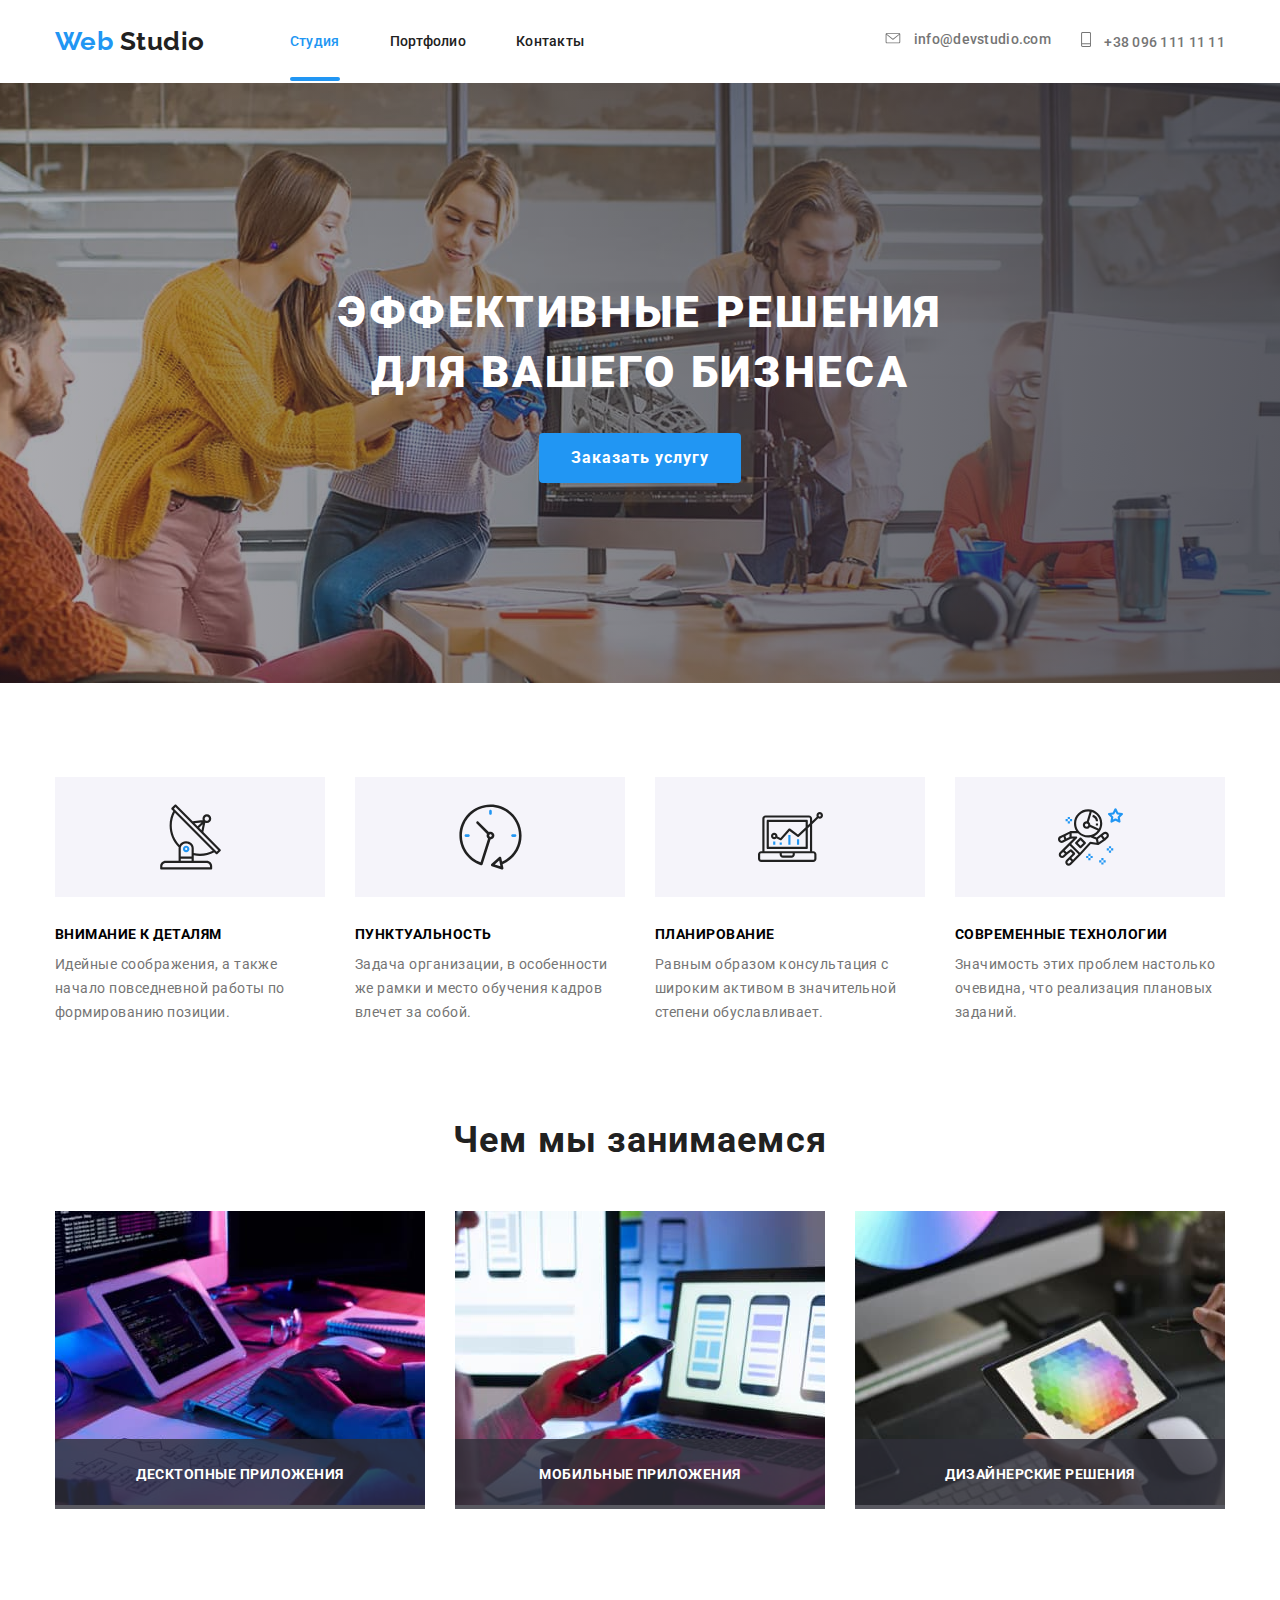
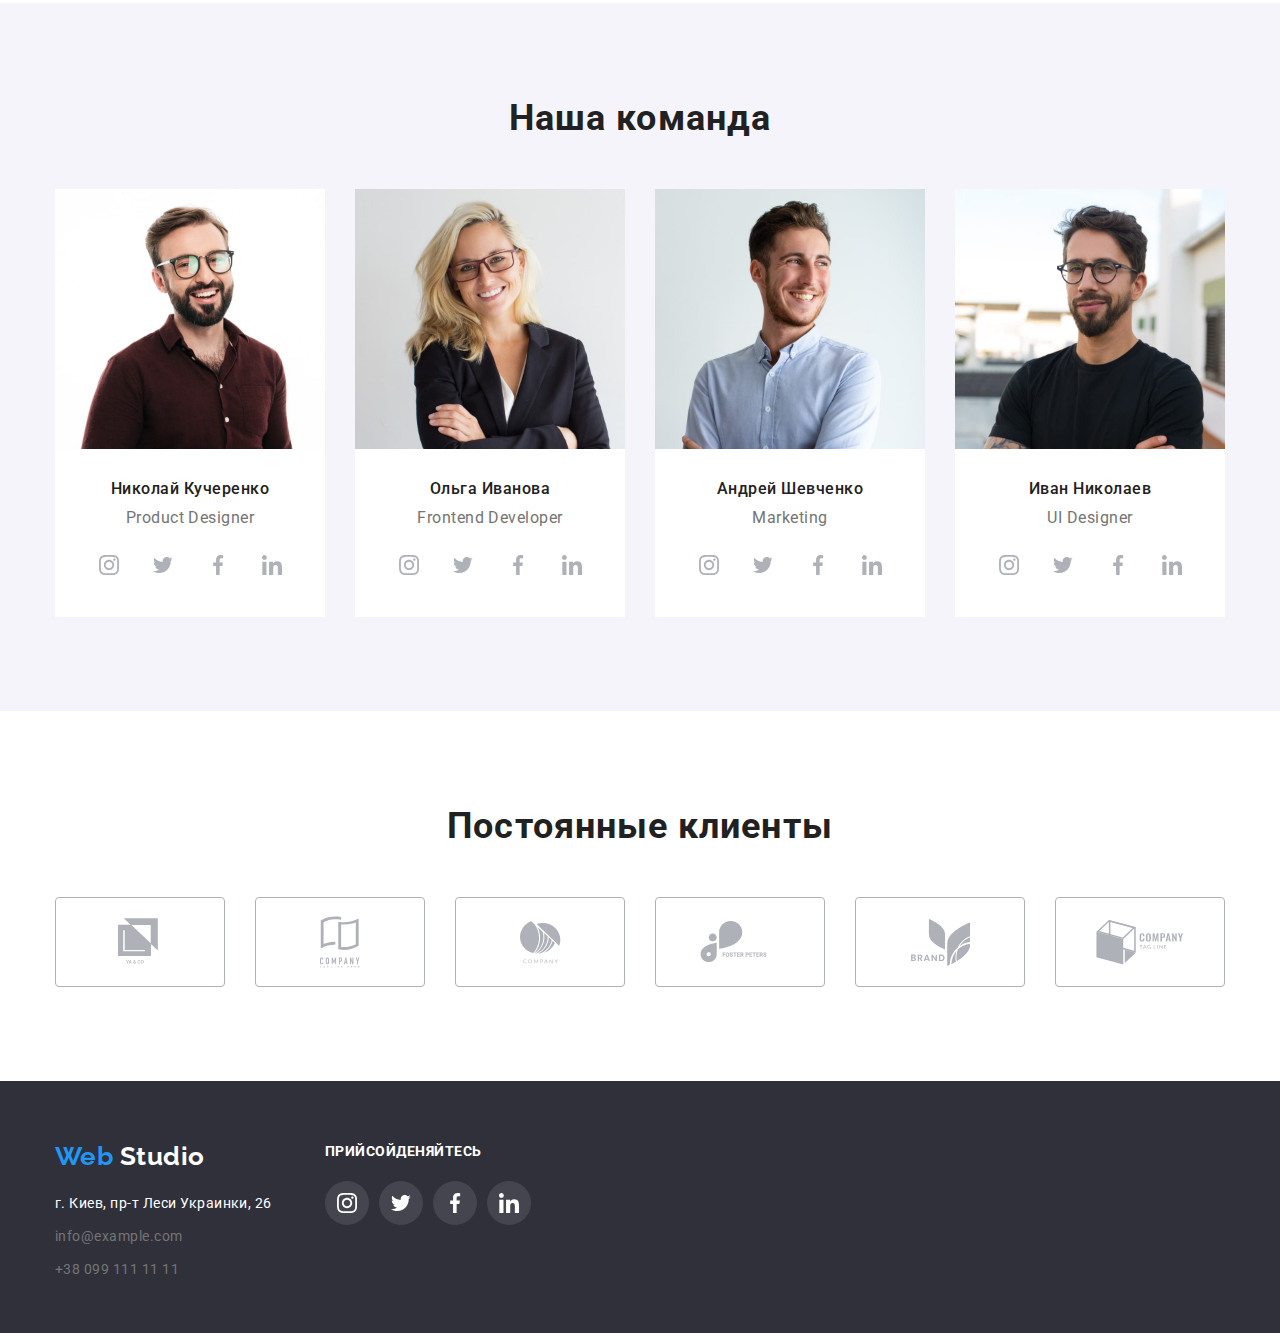
<file: index.html>
<!DOCTYPE html>
<html lang="ru">
	<head>
		<meta charset="UTF-8" />
		<meta name="viewport" content="width=device-width, initial-scale=1.0" />
		<link
			href="https://fonts.googleapis.com/css2?family=Raleway:wght@700&family=Roboto:wght@500;700;900&display=swap"
			rel="stylesheet"
		/>
		<link
			rel="stylesheet"
			href="https://cdnjs.cloudflare.com/ajax/libs/modern-normalize/0.7.0/modern-normalize.min.css"
		/>

		<link rel="stylesheet" href="./css/style.css" />

		<title>Web studio main</title>
	</head>
	<body>
		<!--основная навигация/шабка-->
		<header>
			<nav class="site-nav">
				<div class="conteiners">
					<a href="./index.html" class="logo">
						<span>Web</span>
						Studio
					</a>
					<ul class="list">
						<li class="item"><a href="./index.html" class="link current-page">Студия</a></li>
						<li class="item"><a href="./portfolio.html" class="link">Портфолио</a></li>
						<li class="item"><a href="" class="link">Контакты</a></li>
					</ul>
					<ul class="list contacts">
						<li class="item-contact">
							<a href="mailto:info@devstudio.com" class="link contact">
								<svg width="16" height="11" class="contact-icon">
									<use href="./img-origin/symbol-defs-optimize.svg#icon-envelope"></use>
								</svg>
								info@devstudio.com
							</a>
						</li>
						<li class="item-contact">
							<a href="tel:+380961111111" class="link contact">
								<svg width="10" height="15" class="contact-icon">
									<use href="./img-origin/symbol-defs-optimize.svg#icon-phone"></use>
								</svg>
								+38 096 111 11 11
							</a>
						</li>
					</ul>
				</div>
			</nav>
		</header>
		<main>
			<!-- Блок герой-->

			<section class="hero">
				<div class="conteiners">
					<h1 class="title">Эффективные решения для вашего бизнеса</h1>
					<button class="button" data-modal-open>Заказать услугу</button>
				</div>
			</section>

			<!--наши особенности-->
			<section class="features">
				<div class="conteiners">
					<h2 class="title" hidden>Наши особенности</h2>
					<ul class="list">
						<li class="item">
							<div class="icon-conter">
								<svg width="65" height="70">
									<use href="./img-origin/symbol-defs-optimize.svg#icon-antenna" class="icon"></use>
								</svg>
							</div>
							<h3 class="sub-title">Внимание к деталям</h3>
							<p class="post">
								Идейные соображения, а также начало повседневной работы по формированию позиции.
							</p>
						</li>
						<li class="item">
							<div class="icon-conter">
								<svg width="65" height="70">
									<use href="./img-origin/symbol-defs-optimize.svg#icon-clock"></use>
								</svg>
							</div>

							<h3 class="sub-title">Пунктуальность</h3>
							<p class="post">
								Задача организации, в особенности же рамки и место обучения кадров влечет за собой.
							</p>
						</li>
						<li class="item">
							<div class="icon-conter">
								<svg width="65" height="70">
									<use href="./img-origin/symbol-defs-optimize.svg#icon-diagram"></use>
								</svg>
							</div>

							<h3 class="sub-title">Планирование</h3>
							<p class="post">
								Равным образом консультация с широким активом в значительной степени обуславливает.
							</p>
						</li>
						<li class="item">
							<div class="icon-conter">
								<svg width="65" height="70">
									<use href="./img-origin/symbol-defs-optimize.svg#icon-astronaut"></use>
								</svg>
							</div>

							<h3 class="sub-title">Современные технологии</h3>
							<p class="post">
								Значимость этих проблем настолько очевидна, что реализация плановых заданий.
							</p>
						</li>
					</ul>
				</div>
			</section>
			<!--чем мы занимаемся -->
			<section class="work">
				<div class="conteiners">
					<h2 class="title">Чем мы занимаемся</h2>
					<ul class="list">
						<li class="item">
							<img src="./img-origin/work-one-optimize.jpg" alt="изборажение ноутбука" />
							<h3 class="sub-title">Десктопные приложения</h3>
						</li>
						<li class="item">
							<img src="./img-origin/work-two-optimize.jpg" alt="изображение телефона" />
							<h3 class="sub-title">Мобильные приложения</h3>
						</li>
						<li class="item">
							<img src="./img-origin/work-three-optimize.jpg" alt="изображение екрана компьюетра" />
							<h3 class="sub-title">Дизайнерские решения</h3>
						</li>
					</ul>
				</div>
			</section>
			<!--наша  команда-->
			<section class="team">
				<div class="conteiners">
					<h2 class="title">Наша команда</h2>
					<ul class="list">
						<li class="item">
							<img
								src="./img-origin/team-one-optimize.jpg"
								alt="изображение сотрудника"
								width="270"
								height="260"
								class="team-img"
							/>
							<h3 class="name">Николай Кучеренко</h3>
							<p class="position">Product Designer</p>
							<ul class="socialnetwork-list">
								<li class="social-icon">
									<a href="https://www.instagram.com/" aria-label="Instagrem" class="social-link">
										<svg width="20" height="20" class="icon-socialnetwork">
											<use href="./img-origin/symbol-defs-optimize.svg#icon-instagram"></use>
										</svg>
									</a>
								</li>
								<li class="social-icon">
									<a href="https://twitter.com/explore" aria-label="Twitter" class="social-link">
										<svg width="20" height="20" class="icon-socialnetwork">
											<use href="./img-origin/symbol-defs-optimize.svg#icon-twitter"></use>
										</svg>
									</a>
								</li>
								<li class="social-icon">
									<a href="https://www.facebook.com/" aria-label="Facebook" class="social-link">
										<svg width="20" height="20" class="icon-socialnetwork">
											<use href="./img-origin/symbol-defs-optimize.svg#icon-facebook"></use>
										</svg>
									</a>
								</li>
								<li class="social-icon">
									<a href="https://www.linkedin.com/" aria-label="LinkenIn" class="social-link">
										<svg width="20" height="20" class="icon-socialnetwork">
											<use href="./img-origin/symbol-defs-optimize.svg#icon-linkedin"></use>
										</svg>
									</a>
								</li>
							</ul>
						</li>
						<li class="item">
							<img
								src="./img-origin/team-two-optimize.jpg"
								alt="изображение сотрудника"
								width="270"
								height="260"
								class="team-img"
							/>
							<h3 class="name">Ольга Иванова</h3>
							<p class="position">Frontend Developer</p>
							<ul class="socialnetwork-list">
								<li class="social-icon">
									<a href="https://www.instagram.com/" aria-label="Instagrem" class="social-link">
										<svg width="20" height="20" class="icon-socialnetwork">
											<use href="./img-origin/symbol-defs-optimize.svg#icon-instagram"></use>
										</svg>
									</a>
								</li>
								<li class="social-icon">
									<a href="https://twitter.com/explore" aria-label="Twitter" class="social-link">
										<svg width="20" height="20" class="icon-socialnetwork">
											<use href="./img-origin/symbol-defs-optimize.svg#icon-twitter"></use>
										</svg>
									</a>
								</li>
								<li class="social-icon">
									<a href="https://www.facebook.com/" aria-label="Facebook" class="social-link">
										<svg width="20" height="20" class="icon-socialnetwork">
											<use href="./img-origin/symbol-defs-optimize.svg#icon-facebook"></use>
										</svg>
									</a>
								</li>
								<li class="social-icon">
									<a href="https://www.linkedin.com/" aria-label="LinkenIn" class="social-link">
										<svg width="20" height="20" class="icon-socialnetwork">
											<use href="./img-origin/symbol-defs-optimize.svg#icon-linkedin"></use>
										</svg>
									</a>
								</li>
							</ul>
						</li>
						<li class="item">
							<img
								src="./img-origin/team-three-optimize.jpg"
								alt="изображение сотрудника"
								width="270"
								height="260"
								class="team-img"
							/>
							<h3 class="name">Андрей Шевченко</h3>
							<p class="position">Marketing</p>
							<ul class="socialnetwork-list">
								<li class="social-icon">
									<a href="https://www.instagram.com/" aria-label="Instagrem" class="social-link">
										<svg width="20" height="20" class="icon-socialnetwork">
											<use href="./img-origin/symbol-defs-optimize.svg#icon-instagram"></use>
										</svg>
									</a>
								</li>
								<li class="social-icon">
									<a href="https://twitter.com/explore" aria-label="Twitter" class="social-link">
										<svg width="20" height="20" class="icon-socialnetwork">
											<use href="./img-origin/symbol-defs-optimize.svg#icon-twitter"></use>
										</svg>
									</a>
								</li>
								<li class="social-icon">
									<a href="https://www.facebook.com/" aria-label="Facebook" class="social-link">
										<svg width="20" height="20" class="icon-socialnetwork">
											<use href="./img-origin/symbol-defs-optimize.svg#icon-facebook"></use>
										</svg>
									</a>
								</li>
								<li class="social-icon">
									<a href="https://www.linkedin.com/" aria-label="LinkenIn" class="social-link">
										<svg width="20" height="20" class="icon-socialnetwork">
											<use href="./img-origin/symbol-defs-optimize.svg#icon-linkedin"></use>
										</svg>
									</a>
								</li>
							</ul>
						</li>
						<li class="item">
							<img
								src="./img-origin/team-four-optimize.jpg"
								alt="изображение сотрудника"
								width="270"
								height="260"
								class="team-img"
							/>
							<h3 class="name">Иван Николаев</h3>
							<p class="position">UI Designer</p>
							<ul class="socialnetwork-list">
								<li class="social-icon">
									<a href="https://www.instagram.com/" aria-label="Instagrem" class="social-link">
										<svg width="20" height="20" class="icon-socialnetwork">
											<use href="./img-origin/symbol-defs-optimize.svg#icon-instagram"></use>
										</svg>
									</a>
								</li>
								<li class="social-icon">
									<a href="https://twitter.com/explore" aria-label="Twitter" class="social-link">
										<svg width="20" height="20" class="icon-socialnetwork">
											<use href="./img-origin/symbol-defs-optimize.svg#icon-twitter"></use>
										</svg>
									</a>
								</li>
								<li class="social-icon">
									<a href="https://www.facebook.com/" aria-label="Facebook" class="social-link">
										<svg width="20" height="20" class="icon-socialnetwork">
											<use href="./img-origin/symbol-defs-optimize.svg#icon-facebook"></use>
										</svg>
									</a>
								</li>
								<li class="social-icon">
									<a href="https://www.linkedin.com/" aria-label="LinkenIn" class="social-link">
										<svg width="20" height="20" class="icon-socialnetwork">
											<use href="./img-origin/symbol-defs-optimize.svg#icon-linkedin"></use>
										</svg>
									</a>
								</li>
							</ul>
						</li>
					</ul>
				</div>
			</section>
			<!--постоянные клиенты-->
			<section class="client">
				<div class="conteiners">
					<h2 class="title">Постоянные клиенты</h2>
					<ul class="list">
						<li class="list-item">
							<a href="#" class="client-link">
								<svg width="44" height="49" class="client-logo">
									<use href="./img-origin/symbol-defs-optimize.svg#icon-client-1"></use>
								</svg>
							</a>
						</li>
						<li class="list-item">
							<a href="#" class="client-link">
								<svg width="40" height="52" class="client-logo">
									<use href="./img-origin/symbol-defs-optimize.svg#icon-client-2"></use>
								</svg>
							</a>
						</li>
						<li class="list-item">
							<a href="#" class="client-link">
								<svg width="41" height="43" class="client-logo">
									<use href="./img-origin/symbol-defs-optimize.svg#icon-client-3"></use>
								</svg>
							</a>
						</li>
						<li class="list-item">
							<a href="#" class="client-link">
								<svg width="80" height="42" class="client-logo">
									<use href="./img-origin/symbol-defs-optimize.svg#icon-client-4"></use>
								</svg>
							</a>
						</li>
						<li class="list-item">
							<a href="#" class="client-link">
								<svg width="59" height="47" class="client-logo">
									<use href="./img-origin/symbol-defs-optimize.svg#icon-client-5"></use>
								</svg>
							</a>
						</li>
						<li class="list-item">
							<a href="#" class="client-link">
								<svg width="88" height="45" class="client-logo">
									<use href="./img-origin/symbol-defs-optimize.svg#icon-client-6"></use>
								</svg>
							</a>
						</li>
					</ul>
				</div>
			</section>
		</main>
		<!--подвал-->
		<footer class="footer">
			<div class="conteiners">
				<div class="input-conteiner">
					<h2 hidden>Контактная информация</h2>
					<a href="./index.html" class="logo">
						<span>Web</span>
						Studio
					</a>
					<address>
						<a href="https://goo.gl/maps/7qZ9SEmHGYKd3bcy6" class="contact adress">г. Киев, пр-т Леси Украинки, 26</a>
						<a href="mailto:info@example.com" class="contact phone">info@example.com</a>
						<a href="tel:+380991111111" class="contact mail">+38 099 111 11 11</a>
					</address>
				</div>
				<div class="input-conteiner">
					<b class="connect">Прийсойденяйтесь</b>

					<ul class="socialnetwork-list">
						<li class="socialnetwork-icon">
							<a href="" aria-label="instagram" class="social-links">
								<svg width="20" height="20">
									<use href="./img-origin/symbol-defs-optimize.svg#icon-instagram-footer"></use>
								</svg>
							</a>
						</li>
						<li class="socialnetwork-icon">
							<a href="" aria-label="Twitter" class="social-links">
								<svg width="20" height="20">
									<use href="./img-origin/symbol-defs-optimize.svg#icon-twitter-footer"></use>
								</svg>
							</a>
						</li>
						<li class="socialnetwork-icon">
							<a href="" aria-label="Facebook" class="social-links">
								<svg width="20" height="20">
									<use href="./img-origin/symbol-defs-optimize.svg#icon-facebook-footer"></use>
								</svg>
							</a>
						</li>
						<li class="socialnetwork-icon">
							<a href="" aria-label="LinkenIn" class="social-links">
								<svg width="20" height="20">
									<use href="./img-origin/symbol-defs-optimize.svg#icon-linkedin-footer"></use>
								</svg>
							</a>
						</li>
					</ul>
				</div>
			</div>
			<!--ТУТ место для "подписатся сейчас"  -->
			<div></div>
		</footer>
		<div class="modal is-hidden" data-modal>
			<div class="modal-inbox"><button data-modal-close>закрыть</button></div>
		</div>
		<script src="./js/modal.js"></script>
	</body>
</html>
</file>
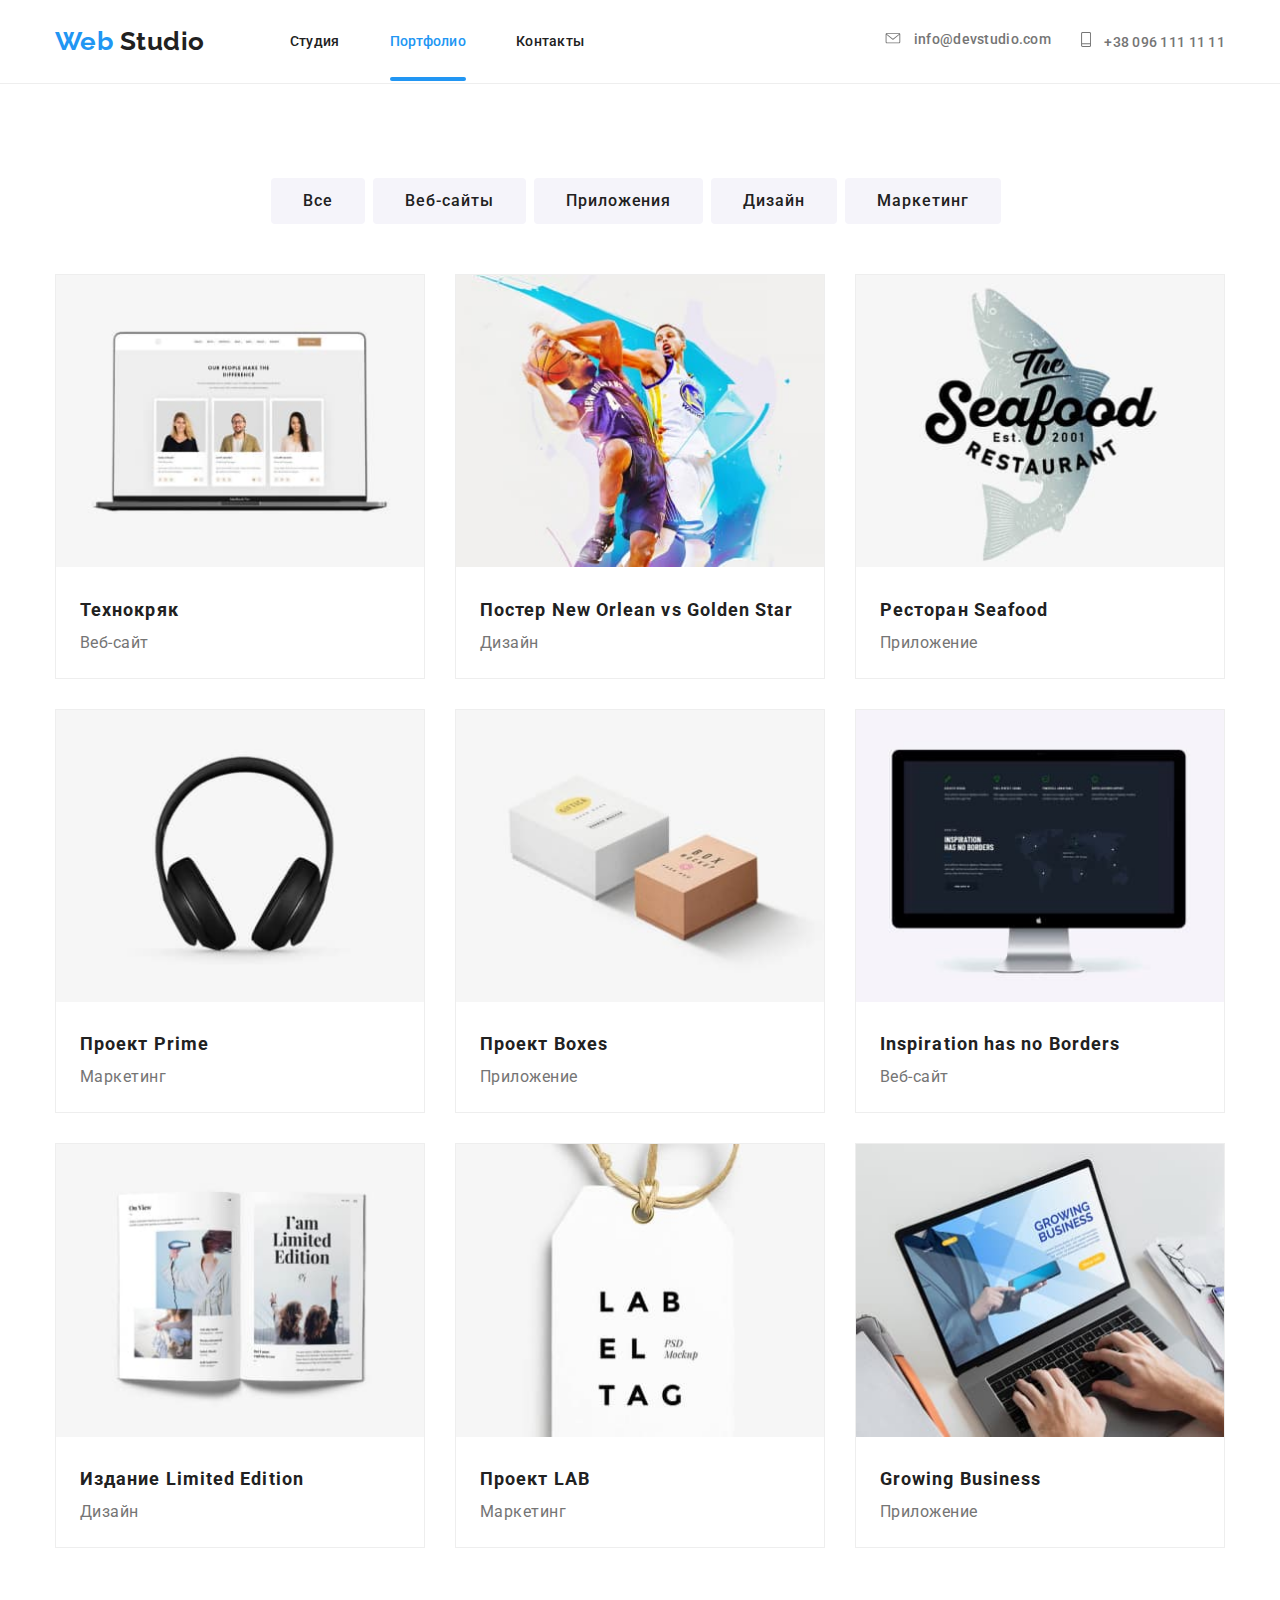
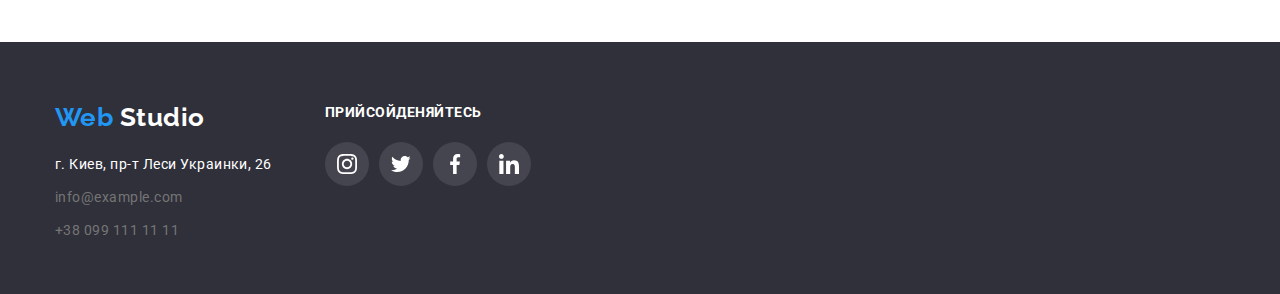
<file: portfolio.html>
<!DOCTYPE html>
<html lang="ru">
	<head>
		<meta charset="UTF-8" />
		<meta name="viewport" content="width=device-width, initial-scale=1.0" />
		<link
			href="https://fonts.googleapis.com/css2?family=Raleway:wght@700&family=Roboto:wght@500;900&display=swap"
			rel="stylesheet"
		/>
		<link
			rel="stylesheet"
			href="https://cdnjs.cloudflare.com/ajax/libs/modern-normalize/0.7.0/modern-normalize.min.css"
		/>

		<link rel="stylesheet" href="./css/style.css" />

		<title>Web studio Portfolio</title>
	</head>

	<body>
		<!--основная навигация/шапка-->
		<header class="portfolio-border">
			<nav class="site-nav">
				<div class="conteiners">
					<a href="./index.html" class="logo">
						<span>Web</span>
						Studio
					</a>
					<ul class="list">
						<li class="item"><a href="./index.html" class="link">Студия</a></li>
						<li class="item"><a href="./portfolio.html" class="link current-page">Портфолио</a></li>
						<li class="item"><a href="" class="link">Контакты</a></li>
					</ul>
					<ul class="list contacts">
						<li class="item-contact">
							<a href="mailto:info@devstudio.com" class="link contact">
								<svg width="16" height="11" class="contact-icon">
									<use href="./img-origin/symbol-defs-optimize.svg#icon-envelope"></use>
								</svg>
								info@devstudio.com
							</a>
						</li>
						<li class="item-contact">
							<a href="tel:+380961111111" class="link contact">
								<svg width="10" height="15" class="contact-icon">
									<use href="./img-origin/symbol-defs-optimize.svg#icon-phone"></use>
								</svg>
								+38 096 111 11 11
							</a>
						</li>
					</ul>
				</div>
			</nav>
		</header>
		<main>
			<section class="filters">
				<div class="conteiners">
					<h2 hidden>Раздел фильтров</h2>
					<ul class="list">
						<li class="item">
							<button type="button" class="button">Все</button>
						</li>
						<li class="item">
							<button type="button" class="button">Веб-сайты</button>
						</li>
						<li class="item">
							<button type="button" class="button">Приложения</button>
						</li>
						<li class="item">
							<button type="button" class="button">Дизайн</button>
						</li>
						<li class="item">
							<button type="button" class="button">Маркетинг</button>
						</li>
					</ul>
				</div>
			</section>
			<section class="projects">
				<div class="conteiners">
					<h2 hidden>Список проектов</h2>
					<ul class="list">
						<li class="item">
							<a href="">
								<div class="thumb">
									<img src="./img-origin/project-1.jpg" alt="ноутбук" class="project-img" />
									<p class="description">
										Технокряк это современная площадка распространения коронавируса. Компании используют эту платформу
										для цифрового шпионажа и атак на защищённые сервера конкурентов.
									</p>
								</div>
								<div class="inbox-description">
									<h3>Технокряк</h3>
									<p class="sub-title">Веб-сайт</p>
								</div>
							</a>
						</li>
						<li class="item">
							<a href="">
								<div class="thumb">
									<img src="./img-origin/project-2.jpg" alt="ноутбук" class="project-img" />
									<p class="description">
										Технокряк это современная площадка распространения коронавируса. Компании используют эту платформу
										для цифрового шпионажа и атак на защищённые сервера конкурентов.
									</p>
								</div>
								<div class="inbox-description">
									<h3>Постер New Orlean vs Golden Star</h3>
									<p class="sub-title">Дизайн</p>
								</div>
							</a>
						</li>
						<li class="item">
							<a href="">
								<div class="thumb">
									<img src="./img-origin/project-3.jpg" alt="ноутбук" class="project-img" />
									<p class="description">
										Технокряк это современная площадка распространения коронавируса. Компании используют эту платформу
										для цифрового шпионажа и атак на защищённые сервера конкурентов.
									</p>
								</div>
								<div class="inbox-description">
									<h3>Ресторан Seafood</h3>
									<p class="sub-title">Приложение</p>
								</div>
							</a>
						</li>

						<li class="item">
							<a href="">
								<div class="thumb">
									<img src="./img-origin/project-4.jpg" alt="ноутбук" class="project-img" />
									<p class="description">
										Технокряк это современная площадка распространения коронавируса. Компании используют эту платформу
										для цифрового шпионажа и атак на защищённые сервера конкурентов.
									</p>
								</div>
								<div class="inbox-description">
									<h3>Проект Prime</h3>
									<p class="sub-title">Маркетинг</p>
								</div>
							</a>
						</li>
						<li class="item">
							<a href="">
								<div class="thumb">
									<img src="./img-origin/project-5.jpg" alt="ноутбук" class="project-img" />
									<p class="description">
										Технокряк это современная площадка распространения коронавируса. Компании используют эту платформу
										для цифрового шпионажа и атак на защищённые сервера конкурентов.
									</p>
								</div>
								<div class="inbox-description">
									<h3>Проект Boxes</h3>
									<p class="sub-title">Приложение</p>
								</div>
							</a>
						</li>
						<li class="item">
							<a href="">
								<div class="thumb">
									<img src="./img-origin/project-6.jpg" alt="ноутбук" class="project-img" />
									<p class="description">
										Технокряк это современная площадка распространения коронавируса. Компании используют эту платформу
										для цифрового шпионажа и атак на защищённые сервера конкурентов.
									</p>
								</div>
								<div class="inbox-description">
									<h3>Inspiration has no Borders</h3>
									<p class="sub-title">Веб-сайт</p>
								</div>
							</a>
						</li>

						<li class="item">
							<a href="">
								<div class="thumb">
									<img src="./img-origin/project-7.jpg" alt="ноутбук" class="project-img" />
									<p class="description">
										Технокряк это современная площадка распространения коронавируса. Компании используют эту платформу
										для цифрового шпионажа и атак на защищённые сервера конкурентов.
									</p>
								</div>
								<div class="inbox-description">
									<h3>Издание Limited Edition</h3>
									<p class="sub-title">Дизайн</p>
								</div>
							</a>
						</li>
						<li class="item">
							<a href="">
								<div class="thumb">
									<img src="./img-origin/project-8.jpg" alt="ноутбук" class="project-img" />
									<p class="description">
										Технокряк это современная площадка распространения коронавируса. Компании используют эту платформу
										для цифрового шпионажа и атак на защищённые сервера конкурентов.
									</p>
								</div>
								<div class="inbox-description">
									<h3>Проект LAB</h3>
									<p class="sub-title">Маркетинг</p>
								</div>
							</a>
						</li>
						<li class="item">
							<a href="">
								<div class="thumb">
									<img src="./img-origin/project-9.jpg" alt="ноутбук" class="project-img" />
									<p class="description">
										Технокряк это современная площадка распространения коронавируса. Компании используют эту платформу
										для цифрового шпионажа и атак на защищённые сервера конкурентов.
									</p>
								</div>
								<div class="inbox-description">
									<h3>Growing Business</h3>
									<p class="sub-title">Приложение</p>
								</div>
							</a>
						</li>
					</ul>
				</div>
			</section>
		</main>
		<!--подвал-->
		<footer class="footer">
			<div class="conteiners">
				<div class="input-conteiner">
					<h2 hidden>Контактная информация</h2>
					<a href="./index.html" class="logo">
						<span>Web</span>
						Studio
					</a>
					<address>
						<a href="https://goo.gl/maps/7qZ9SEmHGYKd3bcy6" class="contact adress">г. Киев, пр-т Леси Украинки, 26</a>
						<a href="mailto:info@example.com" class="contact phone">info@example.com</a>
						<a href="tel:+380991111111" class="contact mail">+38 099 111 11 11</a>
					</address>
				</div>
				<div class="input-conteiner">
					<b class="connect">Прийсойденяйтесь</b>

					<ul class="socialnetwork-list">
						<li class="socialnetwork-icon">
							<a href="" aria-label="instagram" class="social-links">
								<svg width="20" height="20">
									<use href="./img-origin/symbol-defs-optimize.svg#icon-instagram-footer"></use>
								</svg>
							</a>
						</li>
						<li class="socialnetwork-icon">
							<a href="" aria-label="Twitter" class="social-links">
								<svg width="20" height="20">
									<use href="./img-origin/symbol-defs-optimize.svg#icon-twitter-footer"></use>
								</svg>
							</a>
						</li>
						<li class="socialnetwork-icon">
							<a href="" aria-label="Facebook" class="social-links">
								<svg width="20" height="20">
									<use href="./img-origin/symbol-defs-optimize.svg#icon-facebook-footer"></use>
								</svg>
							</a>
						</li>
						<li class="socialnetwork-icon">
							<a href="" aria-label="LinkenIn" class="social-links">
								<svg width="20" height="20">
									<use href="./img-origin/symbol-defs-optimize.svg#icon-linkedin-footer"></use>
								</svg>
							</a>
						</li>
					</ul>
				</div>
			</div>
			<!--ТУТ место для "подписатся сейчас"  -->
			<div></div>
		</footer>
	</body>
</html>
</file>
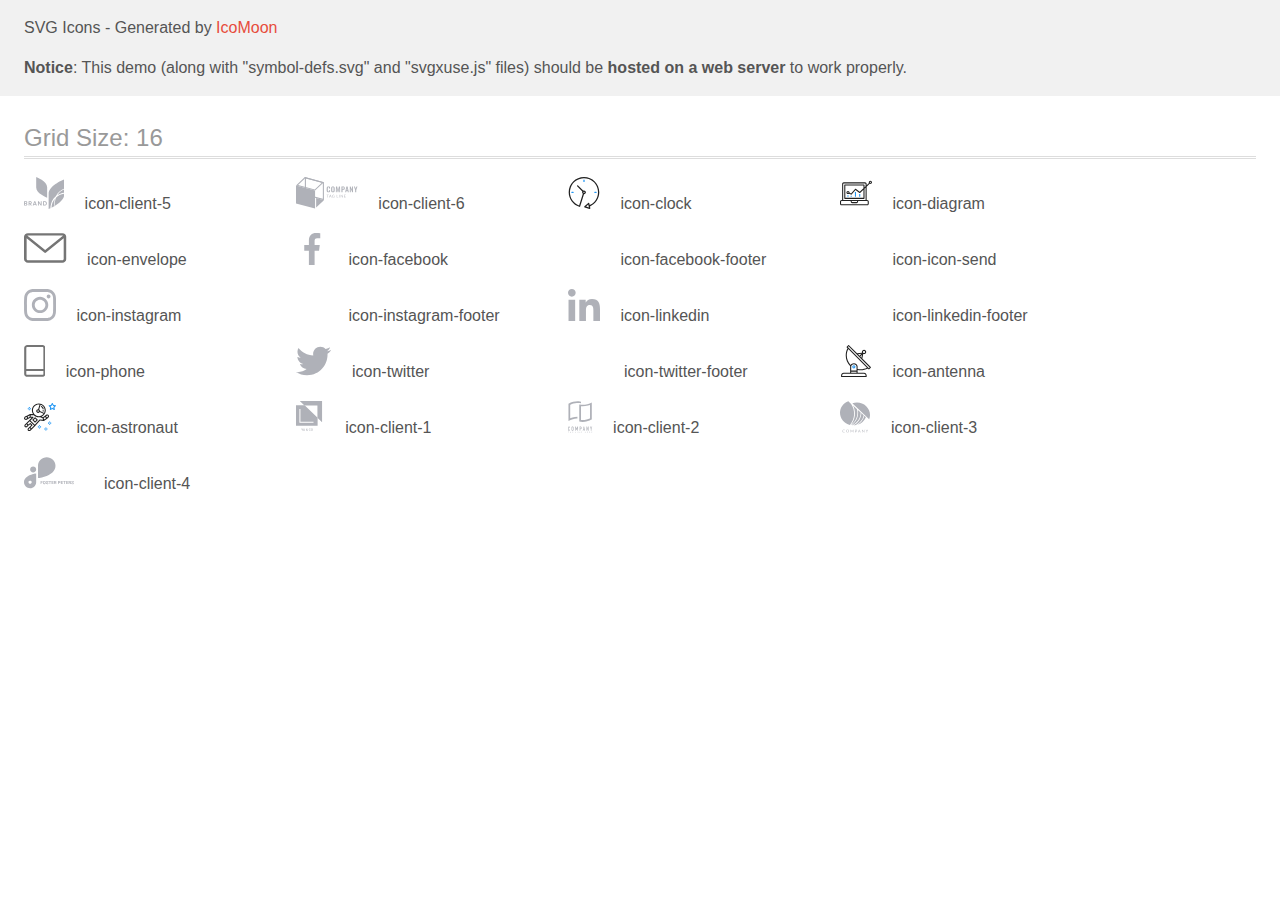
<file: icomoon/demo-external-svg.html>
<!doctype html>
<html>
<head>
    <title>IcoMoon - SVG Icons</title>
    <meta charset="utf-8">
    <meta name="viewport" content="width=device-width, initial-scale=1">
    <link rel="stylesheet" href="demo-files/demo.css">
    <link rel="stylesheet" href="style.css">
</head>
<body>
<header class="bgc1 clearfix">
<div class="mhl">
    <p>SVG Icons - Generated by <a href="https://icomoon.io/app">IcoMoon</a></p><p><strong>Notice</strong>: This demo (along with "symbol-defs.svg" and "svgxuse.js" files) should be <b>hosted on a web server</b> to work properly.</p>
</div>
</header>
    <div class="clearfix mhl ptl">
        <h1 class="mvm mtn fgc1">Grid Size: 16</h1>
        <div class="glyph fs1">
            <div class="clearfix pbs">
                <svg class="icon icon-client-5"><use xlink:href="symbol-defs.svg#icon-client-5"></use></svg><span class="name"> icon-client-5</span>
            </div>
        </div>
        <div class="glyph fs1">
            <div class="clearfix pbs">
                <svg class="icon icon-client-6"><use xlink:href="symbol-defs.svg#icon-client-6"></use></svg><span class="name"> icon-client-6</span>
            </div>
        </div>
        <div class="glyph fs1">
            <div class="clearfix pbs">
                <svg class="icon icon-clock"><use xlink:href="symbol-defs.svg#icon-clock"></use></svg><span class="name"> icon-clock</span>
            </div>
        </div>
        <div class="glyph fs1">
            <div class="clearfix pbs">
                <svg class="icon icon-diagram"><use xlink:href="symbol-defs.svg#icon-diagram"></use></svg><span class="name"> icon-diagram</span>
            </div>
        </div>
        <div class="glyph fs1">
            <div class="clearfix pbs">
                <svg class="icon icon-envelope"><use xlink:href="symbol-defs.svg#icon-envelope"></use></svg><span class="name"> icon-envelope</span>
            </div>
        </div>
        <div class="glyph fs1">
            <div class="clearfix pbs">
                <svg class="icon icon-facebook"><use xlink:href="symbol-defs.svg#icon-facebook"></use></svg><span class="name"> icon-facebook</span>
            </div>
        </div>
        <div class="glyph fs1">
            <div class="clearfix pbs">
                <svg class="icon icon-facebook-footer"><use xlink:href="symbol-defs.svg#icon-facebook-footer"></use></svg><span class="name"> icon-facebook-footer</span>
            </div>
        </div>
        <div class="glyph fs1">
            <div class="clearfix pbs">
                <svg class="icon icon-icon-send"><use xlink:href="symbol-defs.svg#icon-icon-send"></use></svg><span class="name"> icon-icon-send</span>
            </div>
        </div>
        <div class="glyph fs1">
            <div class="clearfix pbs">
                <svg class="icon icon-instagram"><use xlink:href="symbol-defs.svg#icon-instagram"></use></svg><span class="name"> icon-instagram</span>
            </div>
        </div>
        <div class="glyph fs1">
            <div class="clearfix pbs">
                <svg class="icon icon-instagram-footer"><use xlink:href="symbol-defs.svg#icon-instagram-footer"></use></svg><span class="name"> icon-instagram-footer</span>
            </div>
        </div>
        <div class="glyph fs1">
            <div class="clearfix pbs">
                <svg class="icon icon-linkedin"><use xlink:href="symbol-defs.svg#icon-linkedin"></use></svg><span class="name"> icon-linkedin</span>
            </div>
        </div>
        <div class="glyph fs1">
            <div class="clearfix pbs">
                <svg class="icon icon-linkedin-footer"><use xlink:href="symbol-defs.svg#icon-linkedin-footer"></use></svg><span class="name"> icon-linkedin-footer</span>
            </div>
        </div>
        <div class="glyph fs1">
            <div class="clearfix pbs">
                <svg class="icon icon-phone"><use xlink:href="symbol-defs.svg#icon-phone"></use></svg><span class="name"> icon-phone</span>
            </div>
        </div>
        <div class="glyph fs1">
            <div class="clearfix pbs">
                <svg class="icon icon-twitter"><use xlink:href="symbol-defs.svg#icon-twitter"></use></svg><span class="name"> icon-twitter</span>
            </div>
        </div>
        <div class="glyph fs1">
            <div class="clearfix pbs">
                <svg class="icon icon-twitter-footer"><use xlink:href="symbol-defs.svg#icon-twitter-footer"></use></svg><span class="name"> icon-twitter-footer</span>
            </div>
        </div>
        <div class="glyph fs1">
            <div class="clearfix pbs">
                <svg class="icon icon-antenna"><use xlink:href="symbol-defs.svg#icon-antenna"></use></svg><span class="name"> icon-antenna</span>
            </div>
        </div>
        <div class="glyph fs1">
            <div class="clearfix pbs">
                <svg class="icon icon-astronaut"><use xlink:href="symbol-defs.svg#icon-astronaut"></use></svg><span class="name"> icon-astronaut</span>
            </div>
        </div>
        <div class="glyph fs1">
            <div class="clearfix pbs">
                <svg class="icon icon-client-1"><use xlink:href="symbol-defs.svg#icon-client-1"></use></svg><span class="name"> icon-client-1</span>
            </div>
        </div>
        <div class="glyph fs1">
            <div class="clearfix pbs">
                <svg class="icon icon-client-2"><use xlink:href="symbol-defs.svg#icon-client-2"></use></svg><span class="name"> icon-client-2</span>
            </div>
        </div>
        <div class="glyph fs1">
            <div class="clearfix pbs">
                <svg class="icon icon-client-3"><use xlink:href="symbol-defs.svg#icon-client-3"></use></svg><span class="name"> icon-client-3</span>
            </div>
        </div>
        <div class="glyph fs1">
            <div class="clearfix pbs">
                <svg class="icon icon-client-4"><use xlink:href="symbol-defs.svg#icon-client-4"></use></svg><span class="name"> icon-client-4</span>
            </div>
        </div>
  </div>
<script defer src="svgxuse.js"></script>
</body>
</html>
</file>
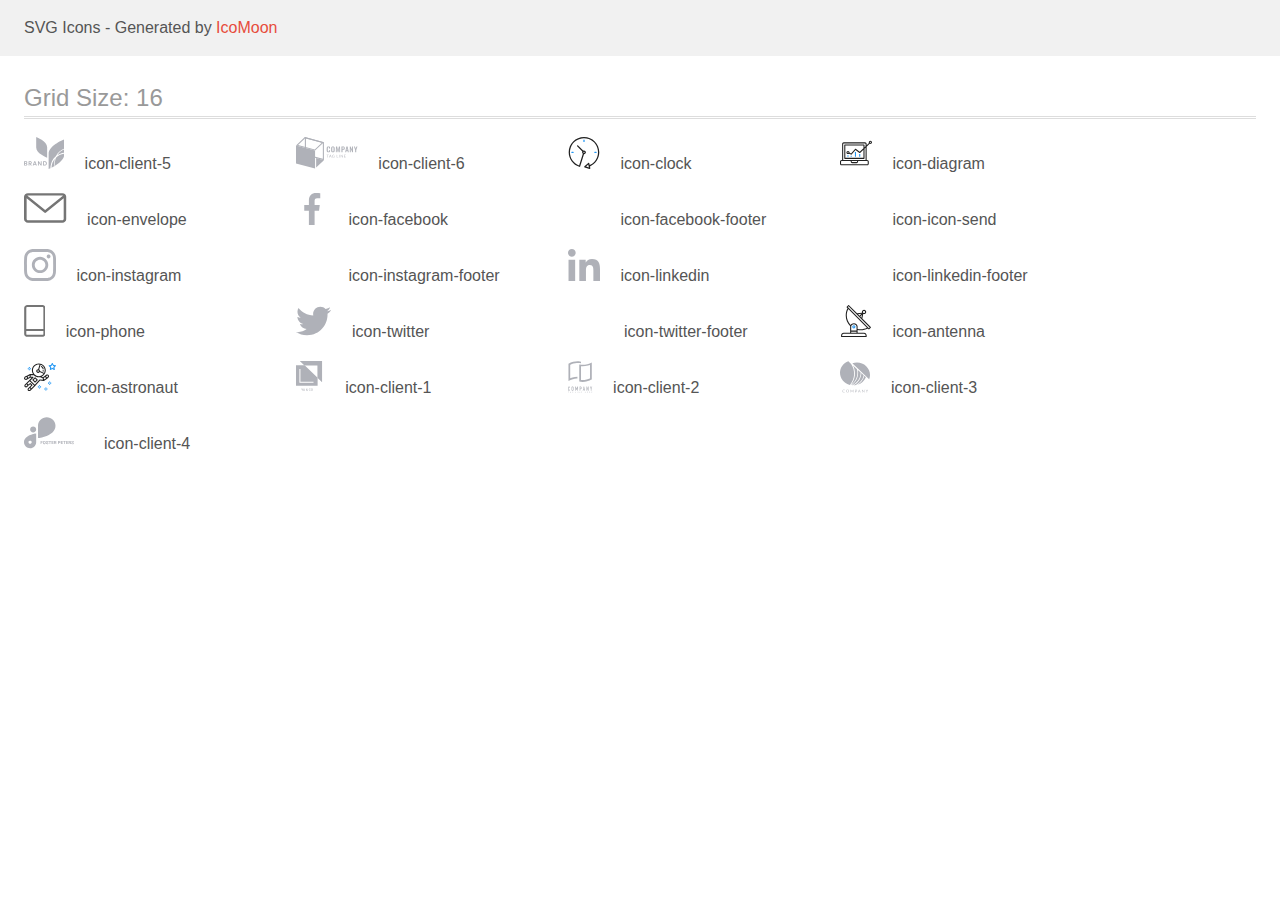
<file: icomoon/demo.html>
<!doctype html>
<html>
<head>
    <title>IcoMoon - SVG Icons</title>
    <meta charset="utf-8">
    <meta name="viewport" content="width=device-width, initial-scale=1">
    <link rel="stylesheet" href="demo-files/demo.css">
    <link rel="stylesheet" href="style.css">
</head>
<body>
<svg aria-hidden="true" style="position: absolute; width: 0; height: 0; overflow: hidden;" version="1.1" xmlns="http://www.w3.org/2000/svg" xmlns:xlink="http://www.w3.org/1999/xlink">
<defs>
<symbol id="icon-client-5" viewBox="0 0 40 32">
<path fill="#afb1b8" style="fill: var(--color1, #afb1b8)" d="M3.056 26.742c0.157 0.194 0.24 0.438 0.236 0.688 0.001 0.016 0.001 0.035 0.001 0.053 0 0.324-0.141 0.615-0.365 0.815l-0.001 0.001c-0.304 0.231-0.681 0.343-1.061 0.317h-1.865v-4.361h1.827c0.031-0.002 0.067-0.003 0.103-0.003 0.341 0 0.657 0.11 0.914 0.297l-0.004-0.003c0.218 0.184 0.355 0.457 0.355 0.763 0 0.018-0.001 0.037-0.002 0.055l0-0.003c0.011 0.24-0.065 0.477-0.212 0.667-0.142 0.173-0.338 0.293-0.556 0.34 0.247 0.046 0.471 0.177 0.63 0.373zM0.868 26.084h0.78c0.178 0.014 0.354-0.038 0.497-0.145 0.104-0.095 0.169-0.232 0.169-0.383 0-0.015-0.001-0.030-0.002-0.045l0 0.002c0.001-0.011 0.001-0.024 0.001-0.037 0-0.153-0.064-0.291-0.167-0.389l-0-0c-0.124-0.093-0.281-0.15-0.45-0.15-0.021 0-0.043 0.001-0.064 0.003l0.003-0h-0.767v1.144zM2.222 27.756c0.114-0.1 0.186-0.246 0.186-0.408 0-0.012-0-0.024-0.001-0.036l0 0.002c0.001-0.010 0.001-0.021 0.001-0.032 0-0.166-0.073-0.314-0.189-0.416l-0.001-0.001c-0.132-0.099-0.299-0.159-0.48-0.159-0.018 0-0.036 0.001-0.054 0.002l0.002-0h-0.818v1.199h0.829c0.187 0.011 0.372-0.042 0.524-0.151zM6.789 28.617l-1.016-1.704h-0.382v1.704h-0.874v-4.361h1.654c0.034-0.003 0.074-0.004 0.114-0.004 0.396 0 0.76 0.142 1.042 0.377l-0.003-0.002c0.245 0.251 0.397 0.595 0.397 0.974 0 0.313-0.103 0.601-0.277 0.834l0.003-0.004c-0.204 0.235-0.483 0.392-0.789 0.443l1.083 1.743h-0.951zM5.392 26.318h0.715c0.497 0 0.745-0.22 0.745-0.66 0.001-0.011 0.001-0.024 0.001-0.037 0-0.176-0.070-0.336-0.184-0.453l0 0c-0.133-0.112-0.306-0.18-0.496-0.18-0.024 0-0.047 0.001-0.070 0.003l0.003-0h-0.724l0.009 1.328zM11.568 27.739h-1.742l-0.308 0.878h-0.916l1.6-4.313h0.991l1.593 4.312h-0.916l-0.301-0.878zM11.335 27.079l-0.637-1.84-0.637 1.84h1.273zM17.55 28.617h-0.869l-1.945-2.965v2.965h-0.866v-4.361h0.866l1.945 2.982v-2.982h0.868v4.361zM22.502 27.573c-0.182 0.33-0.45 0.593-0.775 0.764l-0.010 0.005c-0.378 0.191-0.797 0.286-1.22 0.274h-1.546v-4.361h1.546c0.020-0.001 0.044-0.001 0.067-0.001 0.42 0 0.817 0.1 1.168 0.277l-0.015-0.007c0.332 0.168 0.606 0.433 0.785 0.761 0.171 0.333 0.272 0.727 0.272 1.144s-0.1 0.811-0.278 1.158l0.007-0.014zM21.509 27.469c0.239-0.278 0.384-0.642 0.384-1.041s-0.145-0.763-0.386-1.043l0.002 0.002c-0.264-0.232-0.612-0.374-0.993-0.374-0.033 0-0.065 0.001-0.098 0.003l0.004-0h-0.603v2.823h0.603c0.028 0.002 0.061 0.003 0.094 0.003 0.381 0 0.729-0.141 0.994-0.375l-0.002 0.001zM12.112 0s11.201 4.246 10.962 10.39v10.392s-11.193-4.248-10.959-10.392l-0.003-10.39zM33.053 18.349c2.005-1.402 4.428-2.346 7.049-2.628l0.068-0.006v-3.253c-2.995 1.181-5.437 3.227-7.081 5.827l-0.035 0.060z"></path>
<path fill="#afb1b8" style="fill: var(--color1, #afb1b8)" d="M31.782 19.329c1.749-3.487 4.693-6.158 8.283-7.513l0.105-0.035v-9.373s-15.952 6.048-15.615 14.797v14.796s0.711-0.27 1.829-0.778c0-0.473 0-0.95 0.051-1.43 0.35-4.205 2.342-7.887 5.325-10.446l0.021-0.017z"></path>
<path fill="#afb1b8" style="fill: var(--color1, #afb1b8)" d="M30.266 24.825c0.084-1.026 0.27-2.041 0.558-3.030-2.038 2.401-3.303 5.514-3.378 8.921l-0 0.016c1.299-0.625 2.304-1.166 3.286-1.741l-0.218 0.118c-0.191-0.908-0.3-1.952-0.3-3.021 0-0.445 0.019-0.885 0.056-1.32l-0.004 0.057zM30.9 24.878c-0.031 0.359-0.049 0.777-0.049 1.199 0 0.948 0.090 1.874 0.261 2.772l-0.015-0.092c4.357-2.619 9.255-6.664 9.066-11.553v-0.426c-3.246 0.375-6.107 1.788-8.297 3.894l0.005-0.005c-0.501 1.234-0.846 2.664-0.968 4.158l-0.003 0.052z"></path>
</symbol>
<symbol id="icon-client-6" viewBox="0 0 62 32">
<path fill="#afb1b8" style="fill: var(--color1, #afb1b8)" d="M31.123 14.854c-0.251-0.36-0.401-0.806-0.401-1.287 0-0.050 0.002-0.101 0.005-0.15l-0 0.007v-2.074c0-0.637 0.131-1.12 0.394-1.45s0.715-0.495 1.356-0.494c0.602 0 1.030 0.141 1.282 0.422 0.275 0.359 0.41 0.798 0.378 1.241v0.487h-1.076v-0.494c0-0.019 0.001-0.041 0.001-0.064 0-0.148-0.012-0.293-0.034-0.435l0.002 0.016c-0.017-0.115-0.073-0.214-0.153-0.287l-0-0c-0.095-0.071-0.215-0.113-0.345-0.113-0.016 0-0.032 0.001-0.048 0.002l0.002-0c-0.014-0.001-0.029-0.002-0.045-0.002-0.137 0-0.264 0.045-0.367 0.121l0.002-0.001c-0.090 0.081-0.154 0.19-0.178 0.313l-0.001 0.004c-0.031 0.169-0.045 0.341-0.042 0.513v2.518c-0.017 0.243 0.031 0.486 0.138 0.707 0.055 0.075 0.128 0.134 0.212 0.171l0.003 0.001c0.063 0.027 0.136 0.044 0.213 0.044 0.023 0 0.045-0.001 0.067-0.004l-0.003 0c0.013 0.001 0.029 0.002 0.044 0.002 0.128 0 0.245-0.044 0.338-0.117l-0.001 0.001c0.084-0.079 0.142-0.184 0.16-0.303l0-0.003c0.026-0.167 0.037-0.336 0.034-0.504v-0.511h1.076v0.466c0.003 0.038 0.004 0.083 0.004 0.129 0 0.441-0.141 0.85-0.38 1.182l0.004-0.006c-0.247 0.308-0.669 0.462-1.288 0.462s-1.088-0.164-1.354-0.506zM35.608 14.876c-0.272-0.323-0.408-0.794-0.408-1.416v-2.183c0-0.616 0.136-1.082 0.408-1.399s0.726-0.474 1.364-0.473c0.633 0 1.085 0.158 1.358 0.473 0.271 0.317 0.41 0.783 0.41 1.399v2.183c0 0.616-0.139 1.089-0.415 1.414s-0.726 0.487-1.353 0.487c-0.626 0-1.090-0.164-1.364-0.485zM37.473 14.352c0.097-0.202 0.142-0.424 0.129-0.646v-2.672c0.001-0.021 0.002-0.047 0.002-0.072 0-0.204-0.048-0.397-0.133-0.569l0.003 0.007c-0.056-0.076-0.13-0.136-0.216-0.173l-0.003-0.001c-0.062-0.027-0.135-0.042-0.211-0.042-0.026 0-0.051 0.002-0.076 0.005l0.003-0c-0.022-0.003-0.047-0.005-0.073-0.005-0.077 0-0.15 0.016-0.216 0.044l0.004-0.001c-0.090 0.038-0.165 0.098-0.22 0.172l-0.001 0.001c-0.097 0.197-0.142 0.415-0.129 0.633v2.685c-0.014 0.223 0.031 0.444 0.129 0.646 0.063 0.067 0.138 0.121 0.223 0.158l0.004 0.002c0.082 0.036 0.177 0.057 0.277 0.057s0.195-0.021 0.281-0.059l-0.005 0.002c0.089-0.039 0.164-0.093 0.226-0.16l0-0v-0.013zM40.035 9.468h1.16l0.872 4.028 0.892-4.028h1.128l0.113 5.813h-0.833l-0.089-4.040-0.861 4.040h-0.669l-0.892-4.054-0.083 4.054h-0.843l0.104-5.812zM45.5 9.468h1.806c1.041 0 1.561 0.55 1.561 1.651 0 1.054-0.548 1.58-1.643 1.579h-0.616v2.583h-1.114l0.007-5.812zM47.043 11.952c0.11 0.014 0.222 0.004 0.328-0.028s0.203-0.085 0.285-0.155c0.128-0.197 0.184-0.427 0.161-0.657 0.001-0.019 0.001-0.042 0.001-0.064 0-0.164-0.020-0.324-0.057-0.476l0.003 0.014c-0.017-0.062-0.045-0.115-0.083-0.161l0.001 0.001c-0.039-0.047-0.085-0.086-0.138-0.116l-0.002-0.001c-0.129-0.059-0.279-0.094-0.438-0.094-0.021 0-0.042 0.001-0.063 0.002l0.003-0h-0.433v1.736h0.433zM50.474 9.468h1.197l1.229 5.813h-1.039l-0.243-1.341h-1.068l-0.25 1.341h-1.054l1.229-5.812zM51.497 13.267l-0.417-2.44-0.417 2.44h0.834zM53.891 9.468h0.781l1.494 3.316v-3.316h0.925v5.812h-0.742l-1.503-3.462v3.462h-0.957l0.002-5.812zM59.258 13.064l-1.242-3.588h1.046l0.758 2.305 0.711-2.305h1.023l-1.226 3.588v2.216h-1.070v-2.216zM32.845 17.822v0.304h-0.91v2.362h-0.381v-2.362h-0.914v-0.304h2.205zM35.697 20.488h-0.294c-0.002 0-0.005 0-0.008 0-0.028 0-0.054-0.010-0.075-0.026l0 0c-0.022-0.015-0.038-0.036-0.048-0.060l-0-0.001-0.263-0.633h-1.262l-0.263 0.633c-0.008 0.028-0.022 0.052-0.040 0.072l0-0c-0.021 0.016-0.047 0.025-0.076 0.025-0.002 0-0.005-0-0.007-0h-0.294l1.115-2.666h0.387l1.128 2.655zM33.85 19.498h1.053l-0.445-1.085c-0.028-0.067-0.057-0.15-0.080-0.236l-0.003-0.014-0.042 0.141-0.040 0.111-0.442 1.083zM37.619 20.226c0.070 0.003 0.139 0.003 0.209 0 0.061-0.006 0.12-0.017 0.179-0.032 0.064-0.015 0.117-0.032 0.169-0.052l-0.009 0.003c0.049-0.019 0.098-0.042 0.15-0.065v-0.6h-0.446c-0.002 0-0.003 0-0.005 0-0.021 0-0.041-0.008-0.055-0.021l0 0c-0.014-0.011-0.022-0.028-0.022-0.047 0-0.001 0-0.001 0-0.002v0-0.205h0.865v1.022c-0.135 0.092-0.291 0.166-0.459 0.214l-0.012 0.003c-0.079 0.023-0.173 0.043-0.27 0.055l-0.009 0.001c-0.096 0.011-0.208 0.017-0.321 0.017-0.001 0-0.003 0-0.004 0h0c-0.004 0-0.008 0-0.013 0-0.197 0-0.386-0.037-0.56-0.103l0.011 0.004c-0.173-0.067-0.321-0.161-0.446-0.279l0.001 0.001c-0.12-0.117-0.218-0.258-0.285-0.414l-0.003-0.008c-0.065-0.158-0.102-0.342-0.102-0.534 0-0.007 0-0.013 0-0.020v0.001c-0-0.006-0-0.012-0-0.019 0-0.194 0.037-0.379 0.104-0.549l-0.004 0.010c0.064-0.158 0.162-0.301 0.287-0.422 0.127-0.12 0.279-0.214 0.446-0.277 0.191-0.068 0.394-0.102 0.598-0.099 0.104 0 0.207 0.007 0.31 0.023 0.090 0.014 0.179 0.036 0.264 0.067 0.079 0.028 0.153 0.063 0.223 0.106 0.069 0.042 0.134 0.088 0.195 0.139l-0.108 0.165c-0.009 0.015-0.021 0.027-0.036 0.036l-0 0c-0.015 0.009-0.032 0.014-0.051 0.014h-0c-0.026-0.001-0.049-0.008-0.069-0.021l0.001 0c-0.044-0.023-0.080-0.043-0.114-0.066l0.005 0.003c-0.042-0.026-0.092-0.050-0.143-0.070l-0.007-0.002c-0.057-0.023-0.126-0.043-0.197-0.058l-0.008-0.001c-0.081-0.015-0.173-0.023-0.268-0.023-0.005 0-0.011 0-0.016 0h0.001c-0.004-0-0.009-0-0.013-0-0.15 0-0.293 0.027-0.425 0.077l0.008-0.003c-0.128 0.049-0.237 0.121-0.328 0.211l0-0c-0.093 0.096-0.163 0.209-0.207 0.332-0.047 0.132-0.075 0.285-0.075 0.444s0.027 0.312 0.078 0.454l-0.003-0.009c0.049 0.125 0.125 0.24 0.223 0.335 0.092 0.092 0.202 0.163 0.326 0.211 0.142 0.046 0.292 0.064 0.442 0.053zM41.172 20.184h1.217v0.304h-1.59v-2.666h0.381l-0.009 2.362zM43.656 20.487h-0.381v-2.664h0.381v2.666zM45.074 17.834c0.022 0.013 0.042 0.029 0.058 0.049l1.63 2.010c-0.001-0.014-0.002-0.031-0.002-0.048s0.001-0.033 0.002-0.050l-0 0.002v-1.986h0.333v2.676h-0.192c-0.004 0-0.009 0.001-0.013 0.001-0.025 0-0.049-0.006-0.071-0.016l0.001 0c-0.023-0.014-0.043-0.031-0.060-0.050l-0-0-1.628-2.007v2.072h-0.319v-2.665h0.198c0.022 0 0.043 0.004 0.063 0.013zM49.901 17.822v0.294h-1.351v0.88h1.095v0.282h-1.095v0.91h1.351v0.294h-1.743v-2.659h1.743zM9.95 1.359l16.929 4.55v15.946l-16.927-4.547v-15.949zM8.865 0v18.081l19.098 5.135v-18.080l-19.098-5.137z"></path>
<path fill="#afb1b8" style="fill: var(--color1, #afb1b8)" d="M19.1 31.61l-19.1-5.139v-18.080l19.1 5.137v18.082z"></path>
<path fill="#afb1b8" style="fill: var(--color1, #afb1b8)" d="M9.181 1.155l16.707 4.493-7.105 6.728-16.71-4.495 7.107-6.727zM8.865 0l-8.865 8.392 19.1 5.137 8.863-8.392-19.098-5.137zM20.175 30.593l7.787-7.374-7.787-2.096v9.47z"></path>
</symbol>
<symbol id="icon-clock" viewBox="0 0 32 32">
<path fill="#212121" style="fill: var(--color2, #212121)" d="M31.296 15.301c-0.001-8.452-6.855-15.303-15.308-15.301s-15.303 6.855-15.301 15.308c0.002 6.788 4.422 12.543 10.541 14.545l0.108 0.031c0.061 0.019 0.123 0.029 0.187 0.029 0.12 0 0.238-0.032 0.342-0.094 0.135-0.080 0.236-0.207 0.283-0.357l3.865-12.25c1.054-0.004 1.906-0.859 1.906-1.913 0-1.056-0.856-1.913-1.913-1.913-0.303 0-0.59 0.071-0.845 0.196l0.011-0.005-5.106-5.107c-0.114-0.11-0.271-0.179-0.443-0.179-0.352 0-0.638 0.286-0.638 0.638 0 0.172 0.068 0.328 0.179 0.443l-0-0 5.103 5.109c-0.121 0.241-0.191 0.525-0.191 0.826 0 0.602 0.283 1.137 0.723 1.48l0.004 0.003-3.682 11.673c-7.278-2.681-11.004-10.754-8.324-18.032s10.754-11.004 18.032-8.323c7.278 2.681 11.004 10.754 8.323 18.032-1.345 3.581-4.003 6.406-7.374 7.938l-0.088 0.036-0.398-1.874c-0.063-0.291-0.318-0.506-0.624-0.506-0.164 0-0.313 0.062-0.426 0.163l0.001-0.001-3.837 3.426c-0.132 0.117-0.214 0.287-0.214 0.477 0 0.283 0.185 0.524 0.441 0.606l0.005 0.001 4.899 1.563c0.058 0.020 0.126 0.031 0.196 0.031 0.352 0 0.637-0.285 0.637-0.637 0-0.047-0.005-0.093-0.015-0.138l0.001 0.004-0.391-1.839c5.528-2.374 9.329-7.772 9.329-14.057 0-0.011 0-0.023-0-0.034v0.002zM15.992 14.664c0.352 0 0.638 0.286 0.638 0.638s-0.285 0.638-0.638 0.638v0c-0.352 0-0.638-0.286-0.638-0.638s0.286-0.638 0.638-0.638v0zM18.092 29.528l2.184-1.948 0.603 2.84-2.787-0.892z"></path>
<path fill="#2196f3" style="fill: var(--color3, #2196f3)" d="M15.354 3.185v1.275c0 0.352 0.286 0.638 0.638 0.638s0.638-0.285 0.638-0.638v0-1.275c0-0.352-0.285-0.638-0.638-0.638s-0.638 0.285-0.638 0.638v0zM3.876 14.664c-0.352 0-0.638 0.286-0.638 0.638s0.285 0.638 0.638 0.638h1.275c0.352 0 0.638-0.286 0.638-0.638s-0.285-0.638-0.638-0.638h-1.275zM28.108 15.939c0.352 0 0.638-0.286 0.638-0.638s-0.285-0.638-0.638-0.638h-1.275c-0.352 0-0.638 0.286-0.638 0.638s0.285 0.638 0.638 0.638h1.275z"></path>
</symbol>
<symbol id="icon-diagram" viewBox="0 0 32 32">
<path fill="#2196f3" style="fill: var(--color3, #2196f3)" d="M14.926 14.965h1.066v4.798h-1.066v-4.798zM19.19 17.097h1.066v2.665h-1.066v-2.665zM10.661 18.696h1.066v1.066h-1.066v-1.066zM7.463 18.163h1.066v1.599h-1.066v-1.599z"></path>
<path fill="#212121" style="fill: var(--color2, #212121)" d="M1.599 28.291h25.586c0 0 0 0 0 0 0.883 0 1.599-0.716 1.599-1.599v0-2.132c0-0.883-0.716-1.599-1.599-1.599v0h-0.533v-13.294l3.028-2.868c0.207 0.104 0.452 0.166 0.711 0.166 0.888 0 1.608-0.72 1.608-1.608s-0.72-1.608-1.608-1.608c-0.888 0-1.608 0.72-1.608 1.608 0 0.247 0.056 0.481 0.155 0.69l-0.004-0.010-2.281 2.162v-1.23c0-0.883-0.716-1.599-1.599-1.599v0h-21.323c-0.883 0-1.599 0.716-1.599 1.599v0 15.992h-0.533c-0.883 0-1.599 0.716-1.599 1.599v0 2.132c0 0.883 0.716 1.599 1.599 1.599v0zM30.384 4.837c0.294 0 0.533 0.239 0.533 0.533s-0.239 0.533-0.533 0.533v0c-0.294 0-0.533-0.239-0.533-0.533s0.239-0.533 0.533-0.533v0zM3.198 6.969c0-0.294 0.239-0.533 0.533-0.533h21.323c0.294 0 0.533 0.239 0.533 0.533v2.239l-1.066 1.013v-2.185c0-0.295-0.239-0.534-0.534-0.534h-19.189c-0.294 0-0.534 0.239-0.534 0.533v13.327c0 0.294 0.239 0.533 0.534 0.533h19.189c0.295 0 0.534-0.239 0.534-0.533v-9.675l1.066-1.010v12.283h-22.389v-15.991zM7.996 13.899c-0.001 0-0.003 0-0.005 0-0.883 0-1.599 0.716-1.599 1.599s0.716 1.599 1.599 1.599c0.432 0 0.824-0.172 1.112-0.45l-0 0 1.853 0.93c0.215 0.107 0.476 0.057 0.636-0.122l3.939-4.432 3.872 2.902c0.208 0.155 0.498 0.139 0.686-0.039l3.365-3.188v8.131h-18.123v-12.261h18.123v2.661l-3.771 3.572-3.904-2.927c-0.088-0.067-0.2-0.107-0.32-0.107-0.158 0-0.3 0.069-0.398 0.178l-0 0.001-3.993 4.493-1.493-0.746c0.011-0.064 0.017-0.128 0.020-0.193 0-0.883-0.716-1.599-1.599-1.599v0zM8.529 15.498c0 0.294-0.239 0.533-0.533 0.533s-0.533-0.239-0.533-0.533v0c0-0.294 0.239-0.533 0.533-0.533s0.533 0.239 0.533 0.533v0zM11.727 24.026h5.33v0.533c0 0.294-0.238 0.533-0.533 0.533h-4.265c-0.294 0-0.533-0.239-0.533-0.533v0-0.533zM1.067 24.56c0-0.294 0.238-0.533 0.533-0.533h9.062v0.533c0 0.883 0.716 1.599 1.599 1.599v0h4.265c0.883 0 1.599-0.716 1.599-1.599v0-0.533h9.062c0.294 0 0.533 0.239 0.533 0.533v2.132c0 0.294-0.239 0.533-0.533 0.533h-25.586c-0 0-0 0-0 0-0.294 0-0.533-0.239-0.533-0.533 0 0 0 0 0 0v0-2.132z"></path>
</symbol>
<symbol id="icon-envelope" viewBox="0 0 43 32">
<path fill="#757575" style="fill: var(--color4, #757575)" d="M38.667 0h-34.667c-2.205 0-4 1.675-4 3.733v22.405c0 2.059 1.795 3.733 4 3.733h34.667c2.205 0 4-1.675 4-3.733v-22.405c0-2.059-1.795-3.733-4-3.733zM38.667 2.488c0.181 0 0.355 0.037 0.512 0.099l-17.845 14.437-17.845-14.437c0.152-0.062 0.327-0.098 0.512-0.099h34.667zM38.667 27.381h-34.667c-0.736 0-1.333-0.557-1.333-1.243v-20.923l17.792 14.395c0.235 0.189 0.537 0.304 0.866 0.304 0.003 0 0.006 0 0.009-0h-0c0.002 0 0.005 0 0.008 0 0.329 0 0.631-0.115 0.869-0.306l-0.003 0.002 17.792-14.395v20.923c0 0.685-0.597 1.243-1.333 1.243z"></path>
</symbol>
<symbol id="icon-facebook" viewBox="0 0 32 32">
<path fill="#afb1b8" style="fill: var(--color1, #afb1b8)" d="M21.328 5.312h2.923v-5.088c-1.232-0.143-2.66-0.224-4.107-0.224-0.052 0-0.104 0-0.157 0l0.008-0c-4.213 0-7.099 2.65-7.099 7.52v4.48h-4.646v5.688h4.646v14.312h5.698v-14.31h4.461l0.707-5.688h-5.168v-3.922c0-1.643 0.443-2.768 2.734-2.768z"></path>
</symbol>
<symbol id="icon-facebook-footer" viewBox="0 0 32 32">
<path fill="#fff" style="fill: var(--color5, #fff)" d="M21.328 5.312h2.923v-5.088c-1.232-0.143-2.66-0.224-4.107-0.224-0.052 0-0.104 0-0.157 0l0.008-0c-4.213 0-7.099 2.65-7.099 7.52v4.48h-4.646v5.688h4.646v14.312h5.698v-14.31h4.461l0.707-5.688h-5.168v-3.922c0-1.643 0.443-2.768 2.734-2.768z"></path>
</symbol>
<symbol id="icon-icon-send" viewBox="0 0 32 32">
<path fill="#fff" style="fill: var(--color5, #fff)" d="M32 0l-32 18 10.227 3.787 15.773-14.787-11.997 16.187 0.009 0.003-0.012-0.003v8.813l5.735-6.691 7.267 2.691 4.999-28z"></path>
</symbol>
<symbol id="icon-instagram" viewBox="0 0 32 32">
<path fill="#afb1b8" style="fill: var(--color1, #afb1b8)" d="M31.968 9.408c-0.074-1.701-0.349-2.869-0.742-3.882-0.424-1.111-1.054-2.059-1.85-2.837l-0.001-0.001c-0.78-0.792-1.724-1.419-2.778-1.827l-0.054-0.018c-1.019-0.394-2.181-0.667-3.882-0.742-1.712-0.082-2.256-0.101-6.602-0.101-4.344 0-4.888 0.019-6.595 0.094-1.699 0.074-2.869 0.349-3.88 0.742-1.112 0.424-2.060 1.054-2.839 1.85l-0.001 0.001c-0.791 0.78-1.418 1.724-1.825 2.778l-0.018 0.054c-0.395 1.019-0.669 2.181-0.744 3.882-0.082 1.712-0.101 2.256-0.101 6.602 0 4.344 0.019 4.888 0.094 6.595 0.075 1.701 0.35 2.869 0.744 3.882 0.426 1.11 1.055 2.057 1.849 2.837l0.001 0.001c0.8 0.813 1.77 1.443 2.832 1.843 1.019 0.395 2.182 0.67 3.882 0.744 1.707 0.075 2.251 0.094 6.595 0.094 4.346 0 4.89-0.019 6.595-0.094 1.701-0.074 2.869-0.349 3.882-0.742 2.157-0.85 3.833-2.526 4.664-4.628l0.019-0.055c0.394-1.019 0.669-2.182 0.744-3.882 0.075-1.707 0.093-2.251 0.093-6.595s-0.006-4.888-0.080-6.595zM29.088 22.474c-0.070 1.563-0.333 2.406-0.55 2.97-0.552 1.399-1.64 2.486-3.004 3.024l-0.036 0.012c-0.56 0.219-1.411 0.482-2.968 0.55-1.688 0.075-2.194 0.094-6.464 0.094-4.269 0-4.782-0.019-6.464-0.094-1.563-0.069-2.406-0.331-2.97-0.55-0.721-0.269-1.334-0.676-1.836-1.192l-0.001-0.001c-0.517-0.503-0.924-1.117-1.184-1.803l-0.011-0.034c-0.218-0.563-0.48-1.413-0.549-2.97-0.075-1.688-0.094-2.195-0.094-6.464 0-4.27 0.019-4.784 0.094-6.464 0.069-1.563 0.331-2.406 0.549-2.97 0.269-0.722 0.678-1.337 1.198-1.837l0.002-0.002c0.504-0.517 1.119-0.923 1.806-1.182l0.034-0.011c0.56-0.219 1.411-0.48 2.968-0.55 1.688-0.074 2.195-0.093 6.464-0.093 4.275 0 4.782 0.019 6.464 0.093 1.563 0.069 2.406 0.331 2.97 0.55 0.693 0.256 1.325 0.662 1.837 1.194 0.531 0.52 0.938 1.144 1.195 1.84 0.218 0.56 0.48 1.411 0.549 2.968 0.075 1.688 0.094 2.194 0.094 6.464 0 4.269-0.019 4.768-0.094 6.458z"></path>
<path fill="#afb1b8" style="fill: var(--color1, #afb1b8)" d="M16.059 7.782c-4.539 0.002-8.218 3.682-8.219 8.221v0c0.091 4.471 3.737 8.060 8.221 8.060s8.13-3.589 8.221-8.052l0-0.009c-0.001-4.54-3.681-8.22-8.221-8.221h-0zM16.059 21.334c-2.945-0-5.332-2.388-5.332-5.333s2.388-5.333 5.333-5.333c0 0 0.001 0 0.001 0h-0c2.946 0 5.334 2.388 5.334 5.334s-2.388 5.334-5.334 5.334v0zM26.525 7.458c0 1.060-0.86 1.92-1.92 1.92s-1.92-0.86-1.92-1.92v0c0-1.060 0.86-1.92 1.92-1.92s1.92 0.86 1.92 1.92v0z"></path>
</symbol>
<symbol id="icon-instagram-footer" viewBox="0 0 32 32">
<path fill="#fff" style="fill: var(--color5, #fff)" d="M31.968 9.408c-0.074-1.701-0.349-2.869-0.742-3.882-0.424-1.111-1.054-2.059-1.85-2.837l-0.001-0.001c-0.78-0.792-1.724-1.419-2.778-1.827l-0.054-0.018c-1.019-0.394-2.181-0.667-3.882-0.742-1.712-0.082-2.256-0.101-6.602-0.101-4.344 0-4.888 0.019-6.595 0.094-1.699 0.074-2.869 0.349-3.88 0.742-1.112 0.424-2.060 1.054-2.839 1.85l-0.001 0.001c-0.791 0.78-1.418 1.724-1.825 2.778l-0.018 0.054c-0.395 1.019-0.669 2.181-0.744 3.882-0.082 1.712-0.101 2.256-0.101 6.602 0 4.344 0.019 4.888 0.094 6.595 0.075 1.701 0.35 2.869 0.744 3.882 0.426 1.11 1.055 2.057 1.849 2.837l0.001 0.001c0.8 0.813 1.77 1.443 2.832 1.843 1.019 0.395 2.182 0.67 3.882 0.744 1.707 0.075 2.251 0.094 6.595 0.094 4.346 0 4.89-0.019 6.595-0.094 1.701-0.074 2.869-0.349 3.882-0.742 2.157-0.85 3.833-2.526 4.664-4.628l0.019-0.055c0.394-1.019 0.669-2.182 0.744-3.882 0.075-1.707 0.093-2.251 0.093-6.595s-0.006-4.888-0.080-6.595zM29.088 22.474c-0.070 1.563-0.333 2.406-0.55 2.97-0.552 1.399-1.64 2.486-3.004 3.024l-0.036 0.012c-0.56 0.219-1.411 0.482-2.968 0.55-1.688 0.075-2.194 0.094-6.464 0.094-4.269 0-4.782-0.019-6.464-0.094-1.563-0.069-2.406-0.331-2.97-0.55-0.721-0.269-1.334-0.676-1.836-1.192l-0.001-0.001c-0.517-0.503-0.924-1.117-1.184-1.803l-0.011-0.034c-0.218-0.563-0.48-1.413-0.549-2.97-0.075-1.688-0.094-2.195-0.094-6.464 0-4.27 0.019-4.784 0.094-6.464 0.069-1.563 0.331-2.406 0.549-2.97 0.269-0.722 0.678-1.337 1.198-1.837l0.002-0.002c0.504-0.517 1.119-0.923 1.806-1.182l0.034-0.011c0.56-0.219 1.411-0.48 2.968-0.55 1.688-0.074 2.195-0.093 6.464-0.093 4.275 0 4.782 0.019 6.464 0.093 1.563 0.069 2.406 0.331 2.97 0.55 0.693 0.256 1.325 0.662 1.837 1.194 0.531 0.52 0.938 1.144 1.195 1.84 0.218 0.56 0.48 1.411 0.549 2.968 0.075 1.688 0.094 2.194 0.094 6.464 0 4.269-0.019 4.768-0.094 6.458z"></path>
<path fill="#fff" style="fill: var(--color5, #fff)" d="M16.059 7.782c-4.539 0.002-8.218 3.682-8.219 8.221v0c0 0 0 0.001 0 0.002 0 4.541 3.681 8.222 8.222 8.222s8.222-3.681 8.222-8.222c0-4.541-3.681-8.222-8.222-8.222-0.001 0-0.001 0-0.002 0h0zM16.059 21.334c-2.945-0-5.332-2.388-5.332-5.333s2.388-5.333 5.333-5.333c0 0 0.001 0 0.001 0h-0c2.946 0 5.334 2.388 5.334 5.334s-2.388 5.334-5.334 5.334v0zM26.525 7.458c0 1.060-0.86 1.92-1.92 1.92s-1.92-0.86-1.92-1.92v0c0-1.060 0.86-1.92 1.92-1.92s1.92 0.86 1.92 1.92v0z"></path>
</symbol>
<symbol id="icon-linkedin" viewBox="0 0 32 32">
<path fill="#afb1b8" style="fill: var(--color1, #afb1b8)" d="M31.992 32h0.008v-11.738c0-5.741-1.235-10.163-7.947-10.163-3.227 0-5.392 1.77-6.277 3.45h-0.093v-2.914h-6.365v21.363h6.627v-10.578c0-2.786 0.528-5.48 3.978-5.48 3.398 0 3.45 3.179 3.45 5.658v10.402h6.619zM0.528 10.635h6.635v21.365h-6.635v-21.365zM3.843 0c-2.123 0-3.843 1.721-3.843 3.843v0c0 2.12 1.722 3.878 3.843 3.878 2.12 0 3.842-1.757 3.842-3.878s-1.72-3.841-3.841-3.843h-0z"></path>
</symbol>
<symbol id="icon-linkedin-footer" viewBox="0 0 32 32">
<path fill="#fff" style="fill: var(--color5, #fff)" d="M31.992 32h0.008v-11.738c0-5.741-1.235-10.163-7.947-10.163-3.227 0-5.392 1.77-6.277 3.45h-0.093v-2.914h-6.365v21.363h6.627v-10.578c0-2.786 0.528-5.48 3.978-5.48 3.398 0 3.45 3.179 3.45 5.658v10.402h6.619zM0.528 10.635h6.635v21.365h-6.635v-21.365zM3.843 0c-2.123 0-3.843 1.721-3.843 3.843v0c0 2.12 1.722 3.878 3.843 3.878 2.12 0 3.842-1.757 3.842-3.878s-1.72-3.841-3.841-3.843h-0z"></path>
</symbol>
<symbol id="icon-phone" viewBox="0 0 21 32">
<path fill="#757575" style="fill: var(--color4, #757575)" d="M18.133 0h-14.933c-1.764 0-3.2 1.34-3.2 2.987v25.89c0 1.647 1.436 2.987 3.2 2.987h14.933c1.764 0 3.2-1.34 3.2-2.987v-25.89c0-1.647-1.436-2.987-3.2-2.987zM3.2 1.99h14.933c0.589 0 1.067 0.448 1.067 0.996v20.911h-17.067v-20.911c0-0.548 0.478-0.996 1.067-0.996zM18.133 29.873h-14.933c-0.589 0-1.067-0.448-1.067-0.996v-2.987h17.067v2.987c0 0.548-0.478 0.994-1.067 0.994z"></path>
</symbol>
<symbol id="icon-twitter" viewBox="0 0 36 32">
<path fill="#afb1b8" style="fill: var(--color1, #afb1b8)" d="M35.556 4.976c-1.222 0.548-2.64 0.952-4.125 1.142l-0.076 0.008c1.511-0.907 2.646-2.309 3.193-3.977l0.015-0.051c-1.331 0.803-2.879 1.415-4.529 1.748l-0.093 0.016c-1.333-1.421-3.223-2.306-5.319-2.306-4.025 0-7.287 3.263-7.287 7.287 0 0.001 0 0.003 0 0.004v-0c0 0.578 0.048 1.134 0.169 1.662-6.060-0.295-11.422-3.2-15.024-7.623-0.627 1.055-0.999 2.324-1.003 3.681v0.001c0 2.524 1.301 4.763 3.237 6.059-1.212-0.033-2.341-0.361-3.327-0.915l0.036 0.019v0.080c0.005 3.515 2.486 6.449 5.792 7.152l0.048 0.009c-0.556 0.153-1.195 0.24-1.854 0.24-0.020 0-0.040-0-0.061-0l0.003 0c-0.466 0-0.937-0.027-1.38-0.124 0.944 2.887 3.623 5.010 6.811 5.077-2.461 1.94-5.606 3.111-9.025 3.111-0.005 0-0.009 0-0.014 0h0.001c-0.020 0-0.045 0-0.069 0-0.59 0-1.172-0.038-1.743-0.11l0.068 0.007c3.14 2.051 6.986 3.271 11.116 3.271 0.023 0 0.047-0 0.070-0h-0.004c13.413 0 20.747-11.111 20.747-20.743 0-0.32-0.011-0.633-0.027-0.942 1.443-1.040 2.656-2.293 3.62-3.727l0.033-0.052z"></path>
</symbol>
<symbol id="icon-twitter-footer" viewBox="0 0 36 32">
<path fill="#fff" style="fill: var(--color5, #fff)" d="M35.556 4.976c-1.222 0.548-2.64 0.952-4.125 1.142l-0.076 0.008c1.511-0.907 2.646-2.309 3.193-3.977l0.015-0.051c-1.331 0.803-2.879 1.415-4.529 1.748l-0.093 0.016c-1.333-1.421-3.223-2.306-5.319-2.306-4.025 0-7.287 3.263-7.287 7.287 0 0.001 0 0.003 0 0.004v-0c0 0.578 0.048 1.134 0.169 1.662-6.060-0.295-11.422-3.2-15.024-7.623-0.627 1.055-0.999 2.324-1.003 3.681v0.001c0 2.524 1.301 4.763 3.237 6.059-1.212-0.033-2.341-0.361-3.327-0.915l0.036 0.019v0.080c0.005 3.515 2.486 6.449 5.792 7.152l0.048 0.009c-0.556 0.153-1.195 0.24-1.854 0.24-0.020 0-0.040-0-0.061-0l0.003 0c-0.466 0-0.937-0.027-1.38-0.124 0.944 2.887 3.623 5.010 6.811 5.077-2.461 1.94-5.606 3.111-9.025 3.111-0.005 0-0.009 0-0.014 0h0.001c-0.020 0-0.045 0-0.069 0-0.59 0-1.172-0.038-1.743-0.11l0.068 0.007c3.14 2.051 6.986 3.271 11.116 3.271 0.023 0 0.047-0 0.070-0h-0.004c13.413 0 20.747-11.111 20.747-20.743 0-0.32-0.011-0.633-0.027-0.942 1.443-1.040 2.656-2.293 3.62-3.727l0.033-0.052z"></path>
</symbol>
<symbol id="icon-antenna" viewBox="0 0 32 32">
<path fill="#212121" style="fill: var(--color2, #212121)" d="M30.773 22.098l-8.443-8.505 0.937-4.616c0.225 0.090 0.485 0.144 0.758 0.146h0.007c0.008 0 0.017 0 0.026 0 1.192 0 2.159-0.967 2.159-2.159s-0.967-2.159-2.159-2.159c-1.192 0-2.159 0.967-2.159 2.159 0 0.259 0.046 0.508 0.13 0.739l-0.005-0.015-4.96 0.606-8.091-8.133c-0.096-0.098-0.229-0.159-0.376-0.16h-0c-0.14 0.001-0.274 0.057-0.373 0.155l-1.512 1.504c-0.096 0.097-0.156 0.23-0.156 0.377s0.060 0.281 0.156 0.377v0l0.814 0.825c-1.143 2.062-1.816 4.522-1.816 7.139 0 4.106 1.656 7.824 4.336 10.525l-0.001-0.001c0.043 0.041 0.092 0.074 0.146 0.097-0.032 0.164-0.051 0.353-0.052 0.546v6.188h-6.4c-1.472 0.001-2.666 1.194-2.667 2.666v1.067c0 0.295 0.239 0.534 0.534 0.534h24.534c0.294 0 0.533-0.239 0.533-0.534v-1.067c-0.002-1.472-1.195-2.665-2.666-2.666h-6.4v-2.742c1.003 0.21 2.024 0.317 3.049 0.32 2.58-0.003 5.005-0.663 7.117-1.822l-0.077 0.039 0.818 0.823c0.099 0.101 0.235 0.159 0.376 0.16 0.14-0.001 0.274-0.057 0.373-0.155l1.512-1.504c0.096-0.097 0.156-0.23 0.156-0.377s-0.060-0.281-0.156-0.377v0zM23.28 6.233c0.193-0.192 0.459-0.31 0.752-0.31 0.589 0 1.067 0.478 1.067 1.066s-0.477 1.066-1.067 1.066c-0 0-0 0-0 0h-0.004c-0.587-0.003-1.061-0.479-1.061-1.066 0-0.295 0.12-0.563 0.314-0.756l0-0h-0.002zM22.024 9.737l-0.598 2.946-1.175-1.183 1.774-1.763zM21.419 8.835l-1.92 1.909-1.486-1.493 3.406-0.416zM24.004 28.8c0.884 0 1.6 0.716 1.6 1.6v0 0.534h-23.466v-0.534c0-0.884 0.716-1.6 1.6-1.6v0h20.267zM16.538 26.666v1.067h-5.334v-1.067h5.334zM11.204 25.6v-4.053c0-1.294 1.196-2.346 2.667-2.346s2.667 1.053 2.667 2.346v4.053h-5.334zM17.604 23.904v-2.357c0-1.882-1.675-3.413-3.733-3.413-0.017-0-0.038-0-0.058-0-1.353 0-2.54 0.707-3.213 1.771l-0.009 0.016c-2.36-2.482-3.812-5.846-3.812-9.55 0-2.314 0.567-4.496 1.569-6.414l-0.036 0.077 18.602 18.709c-1.823 0.947-3.979 1.502-6.266 1.502-1.079 0-2.128-0.124-3.136-0.357l0.093 0.018zM28.893 23.22l-21.057-21.181 0.754-0.752 7.935 7.98c0.004 0 0.006 0.007 0.010 0.010l13.114 13.191-0.757 0.752z"></path>
<path fill="#2196f3" style="fill: var(--color3, #2196f3)" d="M13.876 20.267h-0.005c-0.001 0-0.002 0-0.002 0-0.884 0-1.6 0.716-1.6 1.6s0.715 1.599 1.597 1.6h0.005c0.001 0 0.001 0 0.002 0 0.884 0 1.6-0.716 1.6-1.6s-0.715-1.599-1.598-1.6h-0zM14.249 22.245c-0.096 0.096-0.229 0.155-0.376 0.155-0.295 0-0.534-0.239-0.534-0.534s0.238-0.533 0.532-0.533h0c0.293 0.001 0.531 0.239 0.531 0.533 0 0.148-0.060 0.282-0.157 0.378l-0 0h0.005z"></path>
</symbol>
<symbol id="icon-astronaut" viewBox="0 0 32 32">
<path fill="#2196f3" style="fill: var(--color3, #2196f3)" d="M31.974 4.524c-0.064-0.191-0.227-0.332-0.427-0.362l-0.003-0-1.91-0.278-0.855-1.731c-0.179-0.365-0.777-0.365-0.956 0l-0.855 1.731-1.911 0.278c-0.26 0.039-0.457 0.26-0.457 0.528 0 0.15 0.062 0.285 0.161 0.382l1.383 1.348-0.326 1.903c-0.034 0.2 0.048 0.402 0.212 0.522 0.166 0.12 0.382 0.135 0.562 0.040l1.708-0.899 1.709 0.899c0.072 0.038 0.157 0.061 0.247 0.061 0.295 0 0.534-0.239 0.534-0.534 0-0.031-0.003-0.062-0.008-0.092l0 0.003-0.326-1.903 1.383-1.348c0.099-0.097 0.16-0.232 0.16-0.382 0-0.059-0.010-0.116-0.027-0.169l0.001 0.004zM29.511 5.851c-0.125 0.122-0.183 0.299-0.153 0.472l0.191 1.114-1.001-0.526c-0.072-0.039-0.158-0.061-0.248-0.061s-0.176 0.023-0.251 0.063l0.003-0.001-1.001 0.526 0.192-1.114c0.005-0.027 0.008-0.058 0.008-0.090 0-0.15-0.062-0.285-0.161-0.382l-0.811-0.79 1.119-0.162c0.174-0.025 0.324-0.134 0.402-0.292l0.5-1.013 0.501 1.013c0.078 0.158 0.228 0.267 0.402 0.292l1.119 0.162-0.809 0.79zM26.134 20.522h-1.067v1.067h1.067v-1.067zM26.134 22.656h-1.067v1.066h1.067v-1.066zM27.2 21.589h-1.067v1.067h1.067v-1.067z"></path>
<path fill="#2196f3" style="fill: var(--color3, #2196f3)" d="M25.067 21.589h-1.067v1.067h1.067v-1.067zM22.4 26.389h-1.067v1.067h1.067v-1.067zM22.4 28.523h-1.067v1.067h1.067v-1.067zM23.466 27.456h-1.067v1.067h1.067v-1.067zM21.334 27.456h-1.067v1.067h1.067v-1.067zM16 24.256h-1.067v1.067h1.067v-1.067zM16 26.389h-1.067v1.067h1.067v-1.067zM17.067 25.322h-1.067v1.067h1.067v-1.067zM14.933 25.322h-1.066v1.067h1.066v-1.067zM5.867 6.122h-1.067v1.066h1.067v-1.066zM5.867 8.256h-1.067v1.066h1.067v-1.066zM6.933 7.189h-1.067v1.067h1.066v-1.067zM4.8 7.189h-1.067v1.067h1.067v-1.067z"></path>
<path fill="#212121" style="fill: var(--color2, #212121)" d="M24.715 14.16c-0.28-0.376-0.698-0.636-1.179-0.703l-0.009-0.001c-0.076-0.012-0.164-0.018-0.254-0.018-0.411 0-0.789 0.139-1.090 0.373l0.004-0.003-1.253 0.96-1.898 1.417-1.358-0.541c2.421-1.086 4.113-3.508 4.113-6.32 0-3.823-3.122-6.934-6.961-6.934s-6.961 3.11-6.961 6.934c0 1.386 0.415 2.674 1.12 3.759l-2.768-0.024c-0.009 0-0.016 0.005-0.023 0.005-0.057 0.003-0.11 0.014-0.159 0.033l0.004-0.001c-0.013 0.005-0.026 0.007-0.038 0.013-0.006 0.003-0.013 0.003-0.019 0.006l-3.233 1.596c-0 0-0.001 0-0.001 0.001l-1.893 0.91c-0.024 0.011-0.045 0.023-0.065 0.036l0.001-0.001c-0.482 0.324-0.795 0.867-0.795 1.483 0 0.297 0.073 0.577 0.201 0.823l-0.005-0.010c0.22 0.424 0.592 0.742 1.043 0.885l0.013 0.003c0.161 0.053 0.345 0.083 0.537 0.083 0.308 0 0.598-0.078 0.851-0.216l-0.009 0.005 1.388-0.738 2.264-1.169 1.357-0.008-5.442 5.415c0 0.001-0.001 0.001-0.001 0.001l-1.339 1.333c-0.303 0.299-0.49 0.714-0.49 1.173 0 0.002 0 0.004 0 0.005v-0c0 0.444 0.174 0.863 0.49 1.178 0.301 0.3 0.717 0.485 1.176 0.485 0.001 0 0.002 0 0.004 0h-0c0.428 0 0.854-0.162 1.18-0.485l1.314-1.309 1.741-1.3 0.901 0.897-3.102 3.088c-0.303 0.299-0.491 0.714-0.491 1.173 0 0.001 0 0.003 0 0.004v-0c0 0.445 0.174 0.864 0.49 1.179 0.302 0.3 0.717 0.485 1.176 0.485 0.001 0 0.002 0 0.003 0h-0c0.427 0 0.855-0.162 1.18-0.485l4.488-4.472c0.007-0.006 0.016-0.009 0.022-0.016l5.166-5.658 3.471 0.494c0.025 0.004 0.050 0.006 0.075 0.006 0.065 0 0.127-0.016 0.187-0.038 0.018-0.006 0.033-0.015 0.050-0.023 0.019-0.010 0.039-0.015 0.058-0.027l3.213-2.133c0.012-0.008 0.018-0.021 0.029-0.030 0.013-0.010 0.029-0.014 0.041-0.026l1.271-1.191c0.348-0.326 0.564-0.787 0.564-1.3 0-0.4-0.132-0.769-0.355-1.066l0.003 0.005zM2.13 17.77c-0.098 0.054-0.215 0.086-0.34 0.086-0.078 0-0.153-0.013-0.224-0.036l0.005 0.001c-0.294-0.093-0.504-0.364-0.504-0.683 0-0.235 0.114-0.444 0.289-0.575l0.002-0.001 1.314-0.632 0.316 0.924 0.133 0.389-0.992 0.527zM5.627 15.942l-1.548 0.8-0.255-0.746-0.184-0.537 2.027-1.001-0.040 1.484zM20.727 9.322c0 0.918-0.219 1.785-0.599 2.56l-4.181-1.899c-0.044-0.575-0.342-1.072-0.782-1.384l-0.006-0.004 1.463-4.861c2.378 0.757 4.105 2.975 4.105 5.588zM8.938 9.322c0-3.235 2.644-5.867 5.894-5.867 0.253 0 0.5 0.022 0.745 0.053l-1.432 4.753c-0.019 0-0.037-0.006-0.057-0.006-0 0-0.001 0-0.001 0-1.032 0-1.869 0.835-1.872 1.867v0c0.003 1.031 0.84 1.867 1.872 1.867 0 0 0.001 0 0.001 0h-0c0.695 0 1.295-0.383 1.618-0.944l3.863 1.755c-1.075 1.447-2.795 2.39-4.737 2.39-3.25 0-5.894-2.632-5.894-5.867zM14.895 10.122c0 0.441-0.362 0.8-0.806 0.8-0 0-0.001 0-0.001 0-0.443 0-0.802-0.358-0.804-0.8v-0c0-0.441 0.361-0.8 0.806-0.8s0.806 0.359 0.806 0.8zM2.464 25.146c-0.11 0.109-0.261 0.176-0.428 0.176s-0.317-0.067-0.427-0.175l0 0c-0.109-0.108-0.176-0.257-0.176-0.422s0.067-0.314 0.176-0.422l0-0 0.962-0.959 0.852 0.848-0.959 0.954zM5.678 28.88c-0.11 0.109-0.261 0.176-0.428 0.176s-0.317-0.067-0.427-0.175l0 0c-0.109-0.108-0.176-0.257-0.176-0.422s0.067-0.314 0.176-0.422l0-0 0.963-0.959 0.852 0.848-0.96 0.955zM9.16 25.411l-0.001 0.001-1.765 1.76-0.852-0.848 1.765-1.757c0.040-0.040 0.065-0.088 0.090-0.136 0.007-0.014 0.020-0.026 0.026-0.040 0.016-0.041 0.019-0.085 0.026-0.128 0.003-0.025 0.014-0.048 0.014-0.073 0-0.035-0.013-0.070-0.020-0.105-0.006-0.032-0.006-0.064-0.019-0.096-0.025-0.053-0.055-0.098-0.092-0.138l0 0c-0.010-0.012-0.014-0.026-0.025-0.038h-0.001s0-0.001-0.001-0.002l-1.607-1.6c-0.017-0.017-0.039-0.024-0.058-0.038-0.025-0.021-0.054-0.040-0.084-0.056l-0.003-0.001c-0.027-0.012-0.058-0.023-0.090-0.031l-0.003-0.001c-0.030-0.009-0.065-0.017-0.101-0.020l-0.002-0c-0.007-0-0.015-0-0.023-0-0.026 0-0.051 0.002-0.075 0.005l0.003-0c-0.036 0.005-0.069 0.009-0.104 0.021s-0.064 0.027-0.095 0.045c-0.020 0.011-0.042 0.015-0.061 0.029l-1.773 1.324-0.901-0.897 2.399-2.386 4.361 4.289-0.928 0.919zM15.979 18.394c-0.015-0.002-0.030 0.004-0.045 0.003-0.008-0-0.017-0.001-0.027-0.001-0.031 0-0.062 0.003-0.092 0.008l0.003-0c-0.030 0.006-0.059 0.011-0.088 0.021-0.037 0.013-0.069 0.029-0.098 0.048l0.002-0.001c-0.031 0.019-0.059 0.039-0.084 0.062l0-0c-0.013 0.011-0.028 0.016-0.040 0.029l-4.698 5.146-4.328-4.256 2.833-2.818c0.096-0.097 0.156-0.23 0.156-0.377 0-0.295-0.239-0.534-0.534-0.534-0.001 0-0.001 0-0.002 0h0l-2.219 0.013 0.028-1.607 3.104 0.027c1.264 1.297 3.027 2.101 4.978 2.101 0.001 0 0.002 0 0.003 0h-0c0.438 0 0.864-0.046 1.28-0.122 0.040 0.032 0.080 0.064 0.129 0.085l2.41 0.96 0.152 0.758 0.178 0.886-3.003-0.427zM20.020 18.572l-0.313-1.558 1.446-1.080 0.946 1.257-2.080 1.381zM23.774 15.741l-0.838 0.785-0.931-1.236 0.831-0.637c0.155-0.119 0.351-0.168 0.543-0.143 0.193 0.027 0.364 0.128 0.48 0.284 0.088 0.117 0.141 0.265 0.141 0.426 0 0.206-0.087 0.391-0.226 0.521l-0 0z"></path>
<path fill="#212121" style="fill: var(--color2, #212121)" d="M13.602 18.544l-2.143-2.134c-0.096-0.096-0.229-0.156-0.376-0.156s-0.28 0.059-0.376 0.156v0l-2.143 2.134c-0.097 0.097-0.156 0.23-0.156 0.378s0.060 0.281 0.156 0.378l-0-0 2.143 2.134c0.096 0.096 0.229 0.156 0.376 0.156s0.28-0.059 0.376-0.156v0l2.143-2.134c0.097-0.097 0.157-0.23 0.157-0.378s-0.060-0.281-0.157-0.378l-0-0zM11.083 20.303l-1.387-1.381 1.386-1.381 1.387 1.381-1.387 1.381zM17.164 5.071l-0.258 1.036c0.071 0.018 1.738 0.452 1.738 2.149h1.067c0-2.017-1.666-2.965-2.547-3.184zM19.711 9.322h-1.067v1.066h1.067v-1.066z"></path>
</symbol>
<symbol id="icon-client-1" viewBox="0 0 29 32">
<path fill="#afb1b8" style="fill: var(--color1, #afb1b8)" d="M3.84 0l4.677 4.428h13.046v12.351l4.677 4.428v-21.206h-22.4z"></path>
<path fill="#afb1b8" style="fill: var(--color1, #afb1b8)" d="M0 4.241v20.6h21.76v-8.188l-13.105-12.407-8.655-0.005zM17.615 21.828h-14.172v-13.855h1.002v12.917h13.17v0.938zM6.266 28.662l0.524-1.078h0.438l-0.764 1.437v0.838h-0.397v-0.838l-0.764-1.437h0.439l0.524 1.078zM8.513 29.329h-0.881l-0.184 0.53h-0.411l0.859-2.275h0.355l0.861 2.275h-0.413l-0.186-0.53zM7.743 29.010h0.659l-0.33-0.944-0.33 0.944zM10.071 29.244c0-0.105 0.029-0.202 0.086-0.289 0.058-0.089 0.17-0.193 0.339-0.314-0.069-0.083-0.131-0.176-0.182-0.276l-0.004-0.008c-0.031-0.066-0.050-0.144-0.052-0.226v-0c0-0.179 0.054-0.319 0.163-0.422s0.254-0.156 0.437-0.156c0.166 0 0.301 0.049 0.406 0.147 0.106 0.097 0.16 0.218 0.16 0.361 0 0.001 0 0.002 0 0.003 0 0.096-0.027 0.186-0.074 0.262l0.001-0.002c-0.063 0.095-0.142 0.174-0.233 0.236l-0.003 0.002-0.155 0.113 0.44 0.518c0.063-0.125 0.095-0.264 0.095-0.417h0.33c0 0.28-0.065 0.509-0.196 0.689l0.334 0.396h-0.44l-0.128-0.152c-0.154 0.115-0.348 0.183-0.558 0.183-0.008 0-0.017-0-0.025-0l0.001 0c-0.225 0-0.405-0.060-0.54-0.179-0.124-0.11-0.202-0.27-0.202-0.447 0-0.007 0-0.014 0-0.021l-0 0.001zM10.824 29.587c0.128 0 0.248-0.043 0.359-0.128l-0.497-0.586-0.049 0.035c-0.125 0.095-0.188 0.203-0.188 0.325 0 0.105 0.034 0.191 0.102 0.256 0.066 0.061 0.156 0.099 0.254 0.099 0.006 0 0.013-0 0.019-0l-0.001 0zM10.614 28.121c0 0.088 0.054 0.197 0.161 0.33l0.173-0.118 0.049-0.039c0.059-0.052 0.097-0.128 0.097-0.212 0-0.003-0-0.006-0-0.009v0c0-0.001 0-0.001 0-0.002 0-0.059-0.026-0.112-0.067-0.149l-0-0c-0.042-0.040-0.099-0.064-0.162-0.064-0.003 0-0.006 0-0.009 0h0c-0.003-0-0.006-0-0.010-0-0.066 0-0.126 0.029-0.167 0.075l-0 0c-0.041 0.048-0.066 0.111-0.066 0.179 0 0.003 0 0.007 0 0.010v-0zM14.748 29.118c-0.023 0.243-0.113 0.432-0.269 0.568s-0.364 0.204-0.623 0.204c-0.181 0-0.341-0.043-0.48-0.128-0.139-0.089-0.248-0.214-0.317-0.362l-0.002-0.005c-0.074-0.16-0.117-0.347-0.117-0.544 0-0.003 0-0.005 0-0.008v0-0.212c0-0.214 0.038-0.403 0.114-0.567 0.077-0.164 0.186-0.29 0.326-0.378 0.143-0.089 0.307-0.133 0.494-0.133 0.251 0 0.453 0.068 0.606 0.205s0.243 0.329 0.268 0.578h-0.394c-0.019-0.163-0.067-0.281-0.144-0.353-0.076-0.073-0.188-0.109-0.336-0.109-0.172 0-0.304 0.063-0.397 0.189-0.092 0.125-0.138 0.309-0.141 0.552v0.202c0 0.246 0.044 0.433 0.132 0.563s0.218 0.194 0.387 0.194c0.155 0 0.272-0.035 0.35-0.105s0.128-0.186 0.148-0.348h0.394zM16.918 28.78c0 0.223-0.038 0.419-0.115 0.588-0.077 0.168-0.188 0.297-0.332 0.388-0.143 0.090-0.307 0.134-0.494 0.134-0.184 0-0.349-0.045-0.493-0.134-0.146-0.094-0.261-0.225-0.332-0.38l-0.002-0.006c-0.075-0.163-0.119-0.354-0.119-0.555 0-0.008 0-0.015 0-0.023v0.001-0.128c0-0.222 0.038-0.418 0.117-0.588s0.19-0.3 0.333-0.389c0.144-0.091 0.308-0.136 0.493-0.136s0.35 0.045 0.493 0.134c0.143 0.089 0.255 0.217 0.333 0.384s0.118 0.362 0.118 0.584v0.126zM16.522 28.662c0-0.252-0.048-0.445-0.143-0.58-0.085-0.123-0.225-0.202-0.384-0.202-0.007 0-0.015 0-0.022 0.001l0.001-0c-0.005-0-0.011-0-0.016-0-0.159 0-0.299 0.079-0.384 0.2l-0.001 0.002c-0.096 0.133-0.145 0.323-0.147 0.567v0.131c0 0.25 0.049 0.444 0.146 0.58s0.233 0.205 0.406 0.205c0.175 0 0.31-0.067 0.403-0.2 0.095-0.133 0.142-0.328 0.142-0.584v-0.118z"></path>
</symbol>
<symbol id="icon-client-2" viewBox="0 0 25 32">
<path fill="#afb1b8" style="fill: var(--color1, #afb1b8)" d="M10.447 1.806h0.084c0.156 0 0.324 0.015 0.49 0.030 0.734 0.052 1.463 0.162 2.18 0.329v-1.762c-0.652-0.172-1.42-0.299-2.207-0.357l-0.042-0.002c-0.254-0.020-0.571-0.035-0.889-0.043l-0.021-0h-0.263c-1.523 0.006-3.040 0.201-4.515 0.582-1.68 0.418-3.292 1.075-4.79 1.948v17.475c1.312-0.729 2.832-1.339 4.431-1.75l0.135-0.029c1.123-0.3 2.434-0.51 3.78-0.586l0.052-0.002h0.052c0.216-0.011 0.433-0.017 0.655-0.018v-1.791c-1.78 0.024-3.493 0.264-5.129 0.695l0.147-0.033c-0.603 0.157-1.185 0.326-1.731 0.513l-0.623 0.212v-13.626l0.266-0.128c1.89-0.918 4.096-1.513 6.424-1.649l0.047-0.002c0.008-0.001 0.018-0.001 0.028-0.001s0.020 0 0.029 0.001l-0.001-0c0.248-0.012 0.497-0.018 0.742-0.018h0.28c0.129 0.003 0.258 0.006 0.388 0.014z"></path>
<path fill="#afb1b8" style="fill: var(--color1, #afb1b8)" d="M14.838 3.651c-0.005 0-0.011 0-0.016 0-0.915 0-1.811-0.077-2.684-0.225l0.094 0.013c-0.277-0.047-0.55-0.103-0.814-0.164v17.275c1.12 0.277 2.271 0.412 3.425 0.404 1.607-0.007 3.162-0.218 4.643-0.61l-0.128 0.029c1.817-0.461 3.412-1.129 4.877-1.995l-0.085 0.047v-17.163c-1.311 0.728-2.83 1.338-4.429 1.751l-0.136 0.030c-1.551 0.399-3.145 0.603-4.746 0.609zM21.745 3.95l0.623-0.209v13.63l-0.266 0.129c-0.903 0.443-1.963 0.834-3.065 1.118l-0.119 0.026c-1.331 0.345-2.699 0.521-4.074 0.527-0.411 0-0.818-0.017-1.214-0.052l-0.426-0.038v-14.017l0.497 0.033c0.361 0.023 0.735 0.034 1.141 0.034 1.841-0.007 3.622-0.248 5.32-0.696l-0.147 0.033c0.777-0.203 1.355-0.38 1.924-0.576l-0.193 0.058zM1.684 25.977c-0.167-0.173-0.401-0.281-0.661-0.281-0.011 0-0.022 0-0.033 0.001l0.002-0c-0.004-0-0.009-0-0.014-0-0.139 0-0.272 0.028-0.393 0.078l0.007-0.003c-0.237 0.095-0.42 0.28-0.51 0.512l-0.002 0.006c-0.049 0.123-0.074 0.254-0.072 0.386v2.335c-0.006 0.164 0.026 0.328 0.092 0.479 0.055 0.12 0.135 0.226 0.234 0.313 0.093 0.078 0.203 0.135 0.32 0.166 0.114 0.031 0.231 0.048 0.349 0.048 0.13 0.001 0.258-0.026 0.377-0.081 0.351-0.156 0.591-0.5 0.591-0.901v-0.261h-0.61v0.208c0 0.004 0 0.008 0 0.013 0 0.070-0.013 0.137-0.038 0.199l0.001-0.004c-0.021 0.052-0.051 0.095-0.089 0.132l-0 0c-0.070 0.054-0.159 0.088-0.255 0.089h-0c-0.011 0.001-0.023 0.002-0.036 0.002-0.103 0-0.194-0.050-0.25-0.127l-0.001-0.001c-0.051-0.082-0.082-0.182-0.082-0.289 0-0.008 0-0.016 0.001-0.024l-0 0.001v-2.177c-0.004-0.121 0.022-0.24 0.075-0.349 0.056-0.087 0.153-0.143 0.262-0.143 0.013 0 0.025 0.001 0.038 0.002l-0.001-0c0.003-0 0.007-0 0.012-0 0.107 0 0.201 0.052 0.26 0.131l0.001 0.001c0.063 0.082 0.102 0.187 0.102 0.301 0 0.004-0 0.009-0 0.013v-0.001 0.202h0.604v-0.238c0-0.003 0-0.007 0-0.011 0-0.143-0.027-0.28-0.077-0.405l0.003 0.007c-0.048-0.128-0.117-0.237-0.205-0.329l0 0zM5.31 25.951c-0.186-0.158-0.429-0.255-0.694-0.257h-0c-0.124 0-0.247 0.023-0.364 0.066-0.252 0.090-0.45 0.276-0.556 0.511l-0.002 0.006c-0.062 0.142-0.092 0.297-0.089 0.452v2.239c-0.004 0.158 0.026 0.314 0.089 0.458 0.055 0.121 0.136 0.228 0.237 0.313 0.093 0.086 0.203 0.154 0.322 0.197 0.117 0.043 0.24 0.065 0.364 0.066 0.267-0 0.51-0.1 0.696-0.264l-0.001 0.001c0.097-0.087 0.175-0.194 0.23-0.313 0.063-0.144 0.093-0.301 0.089-0.458v-2.239c0-0.006 0-0.014 0-0.021 0-0.156-0.033-0.304-0.092-0.438l0.003 0.007c-0.057-0.128-0.135-0.237-0.23-0.327l-0-0zM5.025 28.969c0.001 0.010 0.001 0.022 0.001 0.034 0 0.114-0.047 0.217-0.123 0.29l-0 0c-0.077 0.065-0.178 0.104-0.287 0.104s-0.21-0.039-0.288-0.105l0.001 0.001c-0.076-0.073-0.123-0.175-0.123-0.289 0-0.012 0.001-0.025 0.002-0.037l-0 0.002v-2.239c-0.001-0.010-0.001-0.022-0.001-0.034 0-0.113 0.047-0.216 0.123-0.289l0-0c0.077-0.065 0.178-0.104 0.287-0.104s0.21 0.039 0.288 0.105l-0.001-0.001c0.076 0.073 0.123 0.176 0.123 0.289 0 0.012-0.001 0.024-0.002 0.036l0-0.002v2.24zM10.072 29.969v-4.24h-0.586l-0.77 2.244h-0.011l-0.777-2.244h-0.581v4.239h0.606v-2.578h0.011l0.593 1.823h0.302l0.598-1.823h0.011v2.578h0.605zM13.513 26.027c-0.093-0.105-0.211-0.185-0.342-0.232-0.124-0.042-0.267-0.066-0.416-0.066-0.008 0-0.016 0-0.024 0l0.001-0h-0.9v4.24h0.604v-1.656h0.311c0.188 0.009 0.375-0.031 0.545-0.116 0.139-0.078 0.251-0.188 0.329-0.32l0.002-0.004c0.070-0.113 0.117-0.238 0.138-0.369 0.021-0.133 0.033-0.287 0.033-0.444 0-0.013-0-0.027-0-0.040l0 0.002c0.006-0.203-0.014-0.407-0.059-0.606-0.043-0.153-0.12-0.284-0.223-0.39l0 0zM13.201 27.319c-0.003 0.081-0.023 0.157-0.057 0.224l0.001-0.003c-0.035 0.065-0.089 0.116-0.154 0.147l-0.002 0.001c-0.075 0.034-0.162 0.054-0.254 0.054-0.011 0-0.022-0-0.033-0.001l0.002 0h-0.275v-1.441h0.311c0.009-0 0.019-0.001 0.029-0.001 0.088 0 0.172 0.020 0.247 0.055l-0.004-0.002c0.062 0.036 0.111 0.090 0.141 0.154l0.001 0.002c0.033 0.074 0.051 0.155 0.053 0.236v0.282c0 0.098 0.006 0.201 0 0.291h-0.006zM16.374 25.729h-0.495l-0.934 4.24h0.604l0.177-0.911h0.823l0.178 0.911h0.604l-0.958-4.24zM15.817 28.481l0.297-1.537h0.011l0.295 1.537h-0.604zM20.277 28.283h-0.011l-0.913-2.554h-0.58v4.24h0.604v-2.55h0.012l0.923 2.549h0.569v-4.239h-0.604v2.554zM23.968 25.729l-0.486 1.686h-0.012l-0.486-1.686h-0.639l0.83 2.448v1.791h0.604v-1.791l0.83-2.447h-0.64zM0 31.166h0.291v0.817h0.198v-0.817h0.289v-0.167h-0.778v0.168zM2.447 30.998l-0.382 0.985h0.21l0.081-0.224h0.392l0.084 0.224h0.215l-0.391-0.985h-0.21zM2.417 31.593l0.134-0.365 0.134 0.365h-0.268zM4.866 31.62h0.228v0.127c-0.063 0.051-0.145 0.082-0.234 0.083h-0c-0.004 0-0.009 0-0.014 0-0.079 0-0.149-0.037-0.195-0.094l-0-0c-0.046-0.065-0.073-0.147-0.073-0.234 0-0.008 0-0.016 0.001-0.023l-0 0.001c0-0.219 0.095-0.329 0.283-0.329 0.006-0.001 0.014-0.001 0.021-0.001 0.097 0 0.178 0.067 0.201 0.157l0 0.001 0.194-0.038c-0.042-0.192-0.18-0.289-0.417-0.289-0.004-0-0.008-0-0.013-0-0.127 0-0.244 0.048-0.331 0.127l0-0c-0.088 0.087-0.143 0.208-0.143 0.342 0 0.013 0 0.026 0.002 0.038l-0-0.002c-0 0.007-0 0.015-0 0.023 0 0.132 0.048 0.254 0.127 0.347l-0.001-0.001c0.087 0.090 0.209 0.146 0.343 0.146 0.011 0 0.021-0 0.032-0.001l-0.001 0c0.005 0 0.010 0 0.016 0 0.155 0 0.296-0.060 0.402-0.157l-0 0v-0.388h-0.426v0.166zM7.337 30.998h-0.198v0.985h0.689v-0.167h-0.49v-0.817zM9.426 30.998h-0.199v0.985h0.199v-0.985zM11.468 31.655l-0.403-0.657h-0.193v0.985h0.185v-0.643l0.396 0.643h0.198v-0.985h-0.182v0.658zM13.315 31.549h0.49v-0.167h-0.49v-0.215h0.527v-0.168h-0.727v0.985h0.747v-0.167h-0.548v-0.266zM17.792 31.386h-0.388v-0.388h-0.198v0.984h0.198v-0.431h0.388v0.431h0.198v-0.985h-0.197v0.388zM19.649 31.549h0.492v-0.167h-0.492v-0.215h0.529v-0.168h-0.726v0.985h0.746v-0.167h-0.548v-0.266zM22.168 31.55c0.172-0.027 0.258-0.118 0.258-0.274 0.001-0.008 0.002-0.018 0.002-0.028 0-0.078-0.038-0.148-0.097-0.191l-0.001-0c-0.073-0.037-0.159-0.059-0.25-0.059-0.014 0-0.027 0-0.040 0.001l0.002-0h-0.417v0.984h0.197v-0.412h0.039c0.005-0 0.010-0 0.016-0 0.039 0 0.076 0.008 0.109 0.023l-0.002-0.001c0.029 0.018 0.053 0.042 0.070 0.072l0.215 0.313h0.236l-0.119-0.192c-0.054-0.096-0.128-0.175-0.216-0.235l-0.002-0.002zM21.969 31.413h-0.146v-0.247h0.156c0.012-0.001 0.027-0.002 0.042-0.002 0.057 0 0.111 0.009 0.163 0.026l-0.004-0.001c0.027 0.024 0.044 0.058 0.044 0.096 0 0.022-0.006 0.043-0.016 0.061l0-0.001c-0.009 0.017-0.022 0.032-0.037 0.043l-0 0c-0.049 0.016-0.106 0.025-0.164 0.025-0.013 0-0.026-0-0.038-0.001l0.002 0zM24.068 31.549h0.49v-0.167h-0.49v-0.215h0.529v-0.168h-0.728v0.985h0.747v-0.167h-0.548v-0.266z"></path>
</symbol>
<symbol id="icon-client-3" viewBox="0 0 31 32">
<path fill="#afb1b8" style="fill: var(--color1, #afb1b8)" d="M4.723 31.103c0.023 0.001 0.044 0.010 0.060 0.025v0l0.153 0.161c-0.119 0.13-0.266 0.234-0.431 0.304-0.194 0.077-0.401 0.115-0.61 0.109-0.009 0-0.020 0-0.031 0-0.196 0-0.383-0.038-0.554-0.106l0.010 0.004c-0.332-0.134-0.588-0.397-0.709-0.725l-0.003-0.009c-0.061-0.164-0.097-0.353-0.097-0.55 0-0.007 0-0.015 0-0.022v0.001c-0-0.007-0-0.015-0-0.023 0-0.198 0.038-0.387 0.108-0.56l-0.004 0.010c0.067-0.165 0.168-0.316 0.298-0.444 0.13-0.127 0.286-0.225 0.459-0.29 0.188-0.070 0.389-0.104 0.592-0.102 0.188-0.004 0.374 0.027 0.549 0.093 0.151 0.063 0.29 0.149 0.412 0.257l-0.129 0.171c-0.009 0.012-0.019 0.023-0.032 0.031l-0 0c-0.013 0.009-0.028 0.014-0.045 0.014-0.002 0-0.005-0-0.007-0l0 0c-0.021-0.002-0.039-0.008-0.056-0.019l0 0-0.069-0.045-0.096-0.059c-0.087-0.046-0.189-0.082-0.296-0.101l-0.006-0.001c-0.063-0.011-0.135-0.018-0.209-0.018-0.007 0-0.013 0-0.020 0h0.001c-0.005-0-0.010-0-0.016-0-0.147 0-0.288 0.028-0.417 0.079l0.008-0.003c-0.13 0.051-0.241 0.124-0.333 0.216l0-0c-0.095 0.099-0.169 0.216-0.216 0.342-0.054 0.145-0.080 0.298-0.079 0.452-0.002 0.156 0.025 0.313 0.079 0.46 0.046 0.126 0.119 0.242 0.212 0.341 0.088 0.093 0.196 0.165 0.318 0.212 0.125 0.049 0.259 0.074 0.394 0.073 0.078 0.001 0.156-0.004 0.234-0.015 0.127-0.015 0.247-0.057 0.354-0.122 0.054-0.034 0.104-0.071 0.151-0.113 0.019-0.018 0.045-0.029 0.073-0.030h0zM9.144 30.296c0.002 0.194-0.033 0.387-0.103 0.568-0.067 0.172-0.165 0.319-0.288 0.44l-0 0c-0.126 0.123-0.276 0.221-0.444 0.286l-0.009 0.003c-0.173 0.065-0.373 0.102-0.582 0.102s-0.409-0.037-0.594-0.106l0.012 0.004c-0.175-0.069-0.325-0.167-0.45-0.29l0 0c-0.123-0.123-0.222-0.271-0.288-0.436l-0.003-0.009c-0.065-0.169-0.103-0.364-0.103-0.568s0.038-0.399 0.107-0.579l-0.004 0.011c0.065-0.166 0.164-0.318 0.29-0.447 0.126-0.119 0.276-0.214 0.441-0.276l0.009-0.003c0.173-0.066 0.373-0.104 0.582-0.104s0.409 0.038 0.594 0.108l-0.012-0.004c0.17 0.066 0.324 0.164 0.452 0.29 0.127 0.127 0.224 0.275 0.289 0.439 0.071 0.182 0.106 0.376 0.104 0.571zM8.742 30.296c0-0.007 0-0.016 0-0.024 0-0.155-0.027-0.303-0.076-0.441l0.003 0.009c-0.087-0.256-0.278-0.457-0.522-0.554l-0.006-0.002c-0.126-0.047-0.271-0.075-0.423-0.075s-0.297 0.027-0.432 0.078l0.009-0.003c-0.251 0.099-0.443 0.299-0.528 0.55l-0.002 0.006c-0.097 0.298-0.097 0.615 0 0.912 0.087 0.256 0.279 0.457 0.524 0.552l0.006 0.002c0.273 0.097 0.573 0.097 0.846 0 0.124-0.048 0.234-0.121 0.324-0.214 0.092-0.1 0.162-0.216 0.205-0.341 0.052-0.147 0.076-0.301 0.073-0.456zM12.16 30.774l0.041 0.102c0.015-0.036 0.028-0.069 0.044-0.102 0.017-0.040 0.034-0.073 0.052-0.105l-0.003 0.005 0.978-1.694c0.019-0.030 0.036-0.048 0.056-0.053s0.043-0.009 0.066-0.009c0.005 0 0.010 0 0.015 0l-0.001-0h0.289v2.755h-0.342v-2.11c-0.001-0.014-0.001-0.031-0.001-0.048s0.001-0.033 0.002-0.050l-0 0.002-0.984 1.718c-0.013 0.026-0.033 0.048-0.057 0.062l-0.001 0c-0.023 0.014-0.052 0.022-0.082 0.022-0.001 0-0.002 0-0.002-0h-0.055c-0.030 0.001-0.060-0.007-0.084-0.022s-0.045-0.036-0.058-0.062l-0-0.001-1.012-1.73v2.212h-0.331v-2.75h0.289c0.004-0 0.009-0 0.014-0 0.024 0 0.046 0.003 0.068 0.010l-0.002-0c0.024 0.011 0.042 0.029 0.053 0.052l0 0.001 0.999 1.696c0.018 0.028 0.035 0.060 0.048 0.094l0.001 0.004zM15.841 30.638v1.031h-0.383v-2.75h0.854c0.010-0 0.021-0 0.033-0 0.158 0 0.311 0.022 0.455 0.063l-0.012-0.003c0.124 0.034 0.239 0.092 0.337 0.171 0.085 0.074 0.15 0.167 0.191 0.27 0.045 0.112 0.067 0.232 0.066 0.352 0.002 0.121-0.022 0.24-0.071 0.352-0.049 0.109-0.118 0.201-0.205 0.274l-0.001 0.001c-0.095 0.080-0.209 0.143-0.333 0.181l-0.007 0.002c-0.149 0.045-0.305 0.067-0.461 0.064l-0.463-0.007zM15.841 30.342h0.463c0.101 0.002 0.201-0.013 0.297-0.042 0.083-0.027 0.154-0.068 0.215-0.12l-0.001 0.001c0.056-0.049 0.1-0.11 0.129-0.178l0.001-0.003c0.029-0.066 0.046-0.144 0.046-0.225 0-0.003-0-0.005-0-0.008v0c0-0.008 0.001-0.018 0.001-0.028 0-0.071-0.015-0.138-0.041-0.199l0.001 0.003c-0.032-0.074-0.077-0.137-0.133-0.188l-0-0c-0.126-0.094-0.285-0.15-0.457-0.15-0.021 0-0.041 0.001-0.061 0.002l0.003-0h-0.463v1.134zM20.986 31.673h-0.302c-0.002 0-0.003 0-0.005 0-0.030 0-0.057-0.010-0.079-0.026l0 0c-0.021-0.017-0.038-0.038-0.049-0.063l-0-0.001-0.26-0.665h-1.307l-0.27 0.665c-0.011 0.025-0.027 0.046-0.047 0.061l-0 0c-0.022 0.017-0.051 0.028-0.081 0.028-0.002 0-0.003-0-0.005-0h-0.302l1.148-2.756h0.398l1.164 2.756zM19.091 30.65h1.080l-0.455-1.122c-0.030-0.070-0.060-0.157-0.083-0.245l-0.003-0.014-0.045 0.144c-0.015 0.049-0.029 0.088-0.045 0.126l0.003-0.009-0.452 1.119zM22.64 28.93c0.023 0.013 0.043 0.030 0.058 0.050l1.674 2.076v-2.139h0.342v2.756h-0.191c-0.001 0-0.003 0-0.005 0-0.027 0-0.052-0.006-0.074-0.017l0.001 0c-0.024-0.014-0.044-0.031-0.061-0.051l-0-0-1.674-2.075c0.002 0.031 0.002 0.063 0 0.095v2.049h-0.342v-2.756h0.203c0.024 0 0.047 0.004 0.068 0.013zM27.537 30.577v1.094h-0.383v-1.094l-1.058-1.66h0.342c0.002-0 0.005-0 0.007-0 0.028 0 0.054 0.009 0.075 0.024l-0-0c0.021 0.018 0.038 0.038 0.052 0.061l0.001 0.001 0.662 1.070c0.045 0.070 0.085 0.151 0.114 0.236l0.002 0.008 0.050-0.118c0.019-0.043 0.040-0.086 0.066-0.126l0.653-1.078c0.014-0.022 0.031-0.042 0.050-0.059l0-0c0.020-0.017 0.047-0.027 0.076-0.027 0.002 0 0.004 0 0.006 0h0.346l-1.060 1.667zM11.971 24.293c0.167 0.020 0.335 0.037 0.505 0.051 2.582-1.101 4.768-2.902 6.282-5.18s2.29-4.93 2.23-7.625l-2.846-2.712c0.189 0.894 0.297 1.921 0.297 2.974 0 2.015-0.396 3.937-1.115 5.694l0.036-0.1c-1.090 2.731-2.956 5.12-5.389 6.899z"></path>
<path fill="#afb1b8" style="fill: var(--color1, #afb1b8)" d="M10.954 24.167l0.077 0.015c2.6-1.773 4.583-4.247 5.692-7.104 0.627-1.564 0.99-3.377 0.99-5.275 0-1.296-0.17-2.553-0.488-3.75l0.023 0.102-4.054-3.862c1.269 2.396 2.014 5.238 2.014 8.254 0 0.702-0.040 1.394-0.119 2.075l0.008-0.083c-0.396 3.519-1.833 6.857-4.143 9.628zM24.704 14.724c-0.689 2.962-2.361 5.632-4.77 7.616-0.665 0.553-1.406 1.066-2.191 1.51l-0.075 0.039c2.039-0.578 3.804-1.556 5.285-2.851l-0.016 0.013c1.465-1.281 2.625-2.875 3.38-4.679l0.031-0.084-1.645-1.565z"></path>
<path fill="#afb1b8" style="fill: var(--color1, #afb1b8)" d="M24.060 14.288l-2.341-2.23c-0.053 2.681-0.865 5.162-2.23 7.249l0.032-0.053c-1.394 2.169-3.373 3.943-5.729 5.137h0.012c0.525 0 1.049-0.030 1.571-0.089 2.251-0.883 4.15-2.237 5.65-3.95l0.014-0.017c1.454-1.66 2.512-3.704 3.005-5.958l0.016-0.089zM11.294 2.664l-2.793-2.664c-2.497 0.919-4.644 2.535-6.16 4.636s-2.333 4.589-2.34 7.139c0.010 2.818 1.005 5.552 2.829 7.77s4.372 3.793 7.242 4.476c2.562-2.973 4.061-6.647 4.281-10.488s-0.851-7.648-3.059-10.87zM30.512 13.878c-0.010-3.343-1.408-6.547-3.89-8.91s-5.843-3.696-9.352-3.706c-1.622-0.002-3.229 0.284-4.741 0.841l17.099 16.29c0.559-1.335 0.884-2.886 0.884-4.513 0-0.001 0-0.001 0-0.002v0z"></path>
</symbol>
<symbol id="icon-client-4" viewBox="0 0 60 32">
<path fill="#afb1b8" style="fill: var(--color1, #afb1b8)" d="M9.229 9.548h-0.002c-1.684 0-3.049 1.331-3.049 2.971v0.002c0 1.64 1.365 2.971 3.048 2.971h0.002c1.684 0 3.049-1.331 3.049-2.971v-0.002c0-1.64-1.365-2.97-3.049-2.97zM31.73 8.599c-0.005-2.279-0.936-4.463-2.59-6.075-1.651-1.611-3.893-2.519-6.231-2.524-2.339 0.004-4.581 0.912-6.236 2.523s-2.585 3.797-2.59 6.076v12.566s17.645-1.915 17.647-12.564v-0.002zM0 25.289c0.008 1.659 0.697 3.155 1.801 4.226l0.002 0.001c1.121 1.086 2.65 1.756 4.336 1.758h0c1.686-0.001 3.215-0.671 4.337-1.759l-0.002 0.002c1.106-1.071 1.795-2.567 1.804-4.224v-8.746s-12.278 1.335-12.278 8.743zM6.14 26.855c-0.001 0-0.002 0-0.002 0-0.331 0-0.639-0.098-0.897-0.267l0.006 0.004c-0.262-0.171-0.466-0.41-0.589-0.693l-0.004-0.010c-0.077-0.177-0.122-0.382-0.122-0.598 0-0.109 0.011-0.215 0.033-0.317l-0.002 0.010c0.062-0.304 0.215-0.583 0.439-0.802 0.22-0.213 0.5-0.365 0.814-0.427l0.010-0.002c0.312-0.061 0.635-0.030 0.929 0.089s0.545 0.319 0.722 0.577c0.17 0.244 0.271 0.546 0.271 0.872 0 0.216-0.045 0.422-0.125 0.609l0.004-0.010c-0.080 0.191-0.199 0.365-0.348 0.511s-0.327 0.262-0.522 0.341c-0.182 0.076-0.394 0.12-0.616 0.12-0 0-0.001 0-0.001 0h0v-0.006zM18.672 25.884h-1.256v1.297h-0.655v-3.173h2.067v0.53h-1.412v0.819h1.255v0.528zM21.815 25.666c0 0.313-0.055 0.586-0.166 0.822s-0.269 0.417-0.475 0.545c-0.194 0.121-0.43 0.192-0.682 0.192-0.009 0-0.017-0-0.026-0l0.001 0c-0.263 0-0.498-0.063-0.704-0.19-0.208-0.131-0.373-0.314-0.476-0.533l-0.003-0.008c-0.109-0.23-0.173-0.5-0.173-0.785 0-0.009 0-0.018 0-0.028l-0 0.001v-0.158c0-0.313 0.056-0.588 0.168-0.825 0.113-0.238 0.272-0.42 0.477-0.547 0.207-0.128 0.442-0.192 0.707-0.192s0.499 0.064 0.704 0.192c0.206 0.127 0.365 0.309 0.477 0.547 0.114 0.237 0.17 0.511 0.17 0.822v0.141zM21.153 25.522c0-0.333-0.060-0.586-0.179-0.759-0.106-0.157-0.284-0.26-0.485-0.26-0.009 0-0.018 0-0.027 0.001l0.001-0c-0.007-0-0.016-0.001-0.025-0.001-0.201 0-0.378 0.102-0.482 0.256l-0.001 0.002c-0.119 0.17-0.179 0.42-0.181 0.749v0.155c0 0.324 0.060 0.576 0.179 0.755s0.29 0.268 0.514 0.268c0.008 0 0.017 0.001 0.026 0.001 0.2 0 0.375-0.101 0.479-0.255l0.001-0.002c0.118-0.173 0.177-0.424 0.179-0.755v-0.155zM23.936 26.348c0-0.006 0-0.012 0-0.018 0-0.107-0.051-0.203-0.13-0.264l-0.001-0.001c-0.087-0.067-0.244-0.137-0.471-0.21-0.209-0.065-0.388-0.139-0.558-0.227l0.019 0.009c-0.36-0.195-0.54-0.457-0.54-0.787 0-0.171 0.048-0.324 0.144-0.458 0.098-0.135 0.236-0.24 0.417-0.316s0.385-0.113 0.61-0.113c0.227 0 0.429 0.042 0.607 0.124s0.314 0.197 0.412 0.347c0.099 0.15 0.149 0.32 0.149 0.511h-0.655c0-0.146-0.045-0.258-0.137-0.338-0.092-0.082-0.22-0.123-0.386-0.123-0.159 0-0.284 0.034-0.372 0.103-0.082 0.058-0.134 0.152-0.134 0.259 0 0.003 0 0.005 0 0.008v-0c0 0.103 0.052 0.189 0.156 0.259s0.258 0.135 0.46 0.196c0.372 0.112 0.643 0.251 0.813 0.417s0.255 0.372 0.255 0.618c0 0.275-0.104 0.491-0.312 0.647s-0.487 0.234-0.839 0.234c-0.244 0-0.466-0.045-0.667-0.133-0.189-0.080-0.344-0.207-0.458-0.365l-0.002-0.003c-0.099-0.147-0.157-0.328-0.157-0.522 0-0.006 0-0.013 0-0.019v0.001h0.656c0 0.35 0.209 0.525 0.628 0.525 0.156 0 0.277-0.031 0.364-0.094 0.080-0.057 0.131-0.149 0.131-0.254 0-0.004-0-0.009-0-0.013l0 0.001zM27.427 24.537h-0.973v2.644h-0.654v-2.644h-0.959v-0.53h2.586v0.53zM29.712 25.805h-1.255v0.85h1.474v0.525h-2.128v-3.173h2.124v0.53h-1.469v0.756h1.255v0.513zM31.489 26.019h-0.521v1.162h-0.655v-3.173h1.18c0.375 0 0.664 0.083 0.868 0.251s0.305 0.403 0.305 0.708c0 0.216-0.048 0.397-0.141 0.543-0.105 0.152-0.25 0.271-0.419 0.341l-0.006 0.002 0.687 1.297v0.030h-0.702l-0.595-1.162zM30.968 25.489h0.528c0.164 0 0.291-0.042 0.381-0.124 0.084-0.082 0.136-0.197 0.136-0.323 0-0.008-0-0.017-0.001-0.025l0 0.001c0-0.15-0.042-0.268-0.129-0.353-0.084-0.086-0.214-0.129-0.39-0.129h-0.525v0.953zM34.931 26.062v1.119h-0.654v-3.173h1.238c0.238 0 0.448 0.043 0.628 0.131 0.182 0.087 0.321 0.211 0.418 0.372s0.147 0.342 0.147 0.548c0 0.311-0.107 0.557-0.321 0.737-0.212 0.179-0.506 0.268-0.883 0.268h-0.573zM34.931 25.533h0.584c0.173 0 0.305-0.041 0.394-0.123 0.092-0.081 0.138-0.197 0.138-0.348 0-0.007 0.001-0.015 0.001-0.023 0-0.137-0.053-0.262-0.139-0.355l0 0c-0.092-0.096-0.218-0.145-0.38-0.149h-0.599v0.997zM39.069 25.805h-1.255v0.85h1.474v0.525h-2.128v-3.173h2.124v0.53h-1.47v0.756h1.256v0.513zM42.105 24.537h-0.973v2.644h-0.654v-2.644h-0.959v-0.53h2.586v0.53zM44.389 25.805h-1.256v0.85h1.474v0.525h-2.127v-3.173h2.123v0.53h-1.47v0.756h1.256v0.513zM46.166 26.019h-0.521v1.162h-0.655v-3.173h1.18c0.375 0 0.665 0.083 0.868 0.251s0.305 0.403 0.305 0.708c0 0.216-0.048 0.397-0.141 0.543-0.105 0.152-0.25 0.271-0.419 0.341l-0.006 0.002 0.687 1.297v0.030h-0.703l-0.595-1.162zM45.645 25.489h0.527c0.164 0 0.292-0.042 0.382-0.124 0.084-0.082 0.136-0.197 0.136-0.323 0-0.008-0-0.017-0.001-0.025l0 0.001c0-0.15-0.043-0.268-0.129-0.353-0.084-0.086-0.214-0.129-0.391-0.129h-0.525v0.953zM49.489 26.348c0-0.005 0-0.012 0-0.018 0-0.108-0.051-0.204-0.131-0.264l-0.001-0.001c-0.088-0.067-0.244-0.137-0.471-0.21-0.209-0.065-0.388-0.139-0.558-0.227l0.019 0.009c-0.36-0.195-0.54-0.457-0.54-0.787 0-0.171 0.048-0.324 0.144-0.458s0.236-0.24 0.417-0.316c0.182-0.075 0.385-0.113 0.61-0.113 0.227 0 0.429 0.042 0.606 0.124s0.315 0.197 0.412 0.347c0.099 0.15 0.149 0.32 0.149 0.511h-0.655c0-0.146-0.045-0.258-0.137-0.338-0.092-0.082-0.22-0.123-0.386-0.123-0.16 0-0.284 0.034-0.372 0.103-0.082 0.058-0.134 0.152-0.134 0.259 0 0.003 0 0.005 0 0.008v-0c0 0.103 0.052 0.189 0.156 0.259s0.258 0.135 0.46 0.196c0.372 0.112 0.643 0.251 0.813 0.417s0.255 0.372 0.255 0.618c0 0.275-0.104 0.491-0.312 0.647s-0.487 0.234-0.839 0.234c-0.244 0-0.466-0.045-0.667-0.133-0.188-0.080-0.344-0.207-0.458-0.365l-0.002-0.003c-0.099-0.147-0.157-0.328-0.157-0.522 0-0.006 0-0.013 0-0.019v0.001h0.656c0 0.35 0.208 0.525 0.627 0.525 0.156 0 0.278-0.031 0.365-0.094 0.079-0.057 0.13-0.149 0.13-0.253 0-0.005-0-0.009-0-0.014l0 0.001z"></path>
</symbol>
</defs>
</svg>

<header class="bgc1 clearfix">
<div class="mhl">
    <p>SVG Icons - Generated by <a href="https://icomoon.io/app">IcoMoon</a></p>
</div>
</header>
    <div class="clearfix mhl ptl">
        <h1 class="mvm mtn fgc1">Grid Size: 16</h1>
        <div class="glyph fs1">
            <div class="clearfix pbs">
                <svg class="icon icon-client-5"><use xlink:href="#icon-client-5"></use></svg><span class="name"> icon-client-5</span>
            </div>
        </div>
        <div class="glyph fs1">
            <div class="clearfix pbs">
                <svg class="icon icon-client-6"><use xlink:href="#icon-client-6"></use></svg><span class="name"> icon-client-6</span>
            </div>
        </div>
        <div class="glyph fs1">
            <div class="clearfix pbs">
                <svg class="icon icon-clock"><use xlink:href="#icon-clock"></use></svg><span class="name"> icon-clock</span>
            </div>
        </div>
        <div class="glyph fs1">
            <div class="clearfix pbs">
                <svg class="icon icon-diagram"><use xlink:href="#icon-diagram"></use></svg><span class="name"> icon-diagram</span>
            </div>
        </div>
        <div class="glyph fs1">
            <div class="clearfix pbs">
                <svg class="icon icon-envelope"><use xlink:href="#icon-envelope"></use></svg><span class="name"> icon-envelope</span>
            </div>
        </div>
        <div class="glyph fs1">
            <div class="clearfix pbs">
                <svg class="icon icon-facebook"><use xlink:href="#icon-facebook"></use></svg><span class="name"> icon-facebook</span>
            </div>
        </div>
        <div class="glyph fs1">
            <div class="clearfix pbs">
                <svg class="icon icon-facebook-footer"><use xlink:href="#icon-facebook-footer"></use></svg><span class="name"> icon-facebook-footer</span>
            </div>
        </div>
        <div class="glyph fs1">
            <div class="clearfix pbs">
                <svg class="icon icon-icon-send"><use xlink:href="#icon-icon-send"></use></svg><span class="name"> icon-icon-send</span>
            </div>
        </div>
        <div class="glyph fs1">
            <div class="clearfix pbs">
                <svg class="icon icon-instagram"><use xlink:href="#icon-instagram"></use></svg><span class="name"> icon-instagram</span>
            </div>
        </div>
        <div class="glyph fs1">
            <div class="clearfix pbs">
                <svg class="icon icon-instagram-footer"><use xlink:href="#icon-instagram-footer"></use></svg><span class="name"> icon-instagram-footer</span>
            </div>
        </div>
        <div class="glyph fs1">
            <div class="clearfix pbs">
                <svg class="icon icon-linkedin"><use xlink:href="#icon-linkedin"></use></svg><span class="name"> icon-linkedin</span>
            </div>
        </div>
        <div class="glyph fs1">
            <div class="clearfix pbs">
                <svg class="icon icon-linkedin-footer"><use xlink:href="#icon-linkedin-footer"></use></svg><span class="name"> icon-linkedin-footer</span>
            </div>
        </div>
        <div class="glyph fs1">
            <div class="clearfix pbs">
                <svg class="icon icon-phone"><use xlink:href="#icon-phone"></use></svg><span class="name"> icon-phone</span>
            </div>
        </div>
        <div class="glyph fs1">
            <div class="clearfix pbs">
                <svg class="icon icon-twitter"><use xlink:href="#icon-twitter"></use></svg><span class="name"> icon-twitter</span>
            </div>
        </div>
        <div class="glyph fs1">
            <div class="clearfix pbs">
                <svg class="icon icon-twitter-footer"><use xlink:href="#icon-twitter-footer"></use></svg><span class="name"> icon-twitter-footer</span>
            </div>
        </div>
        <div class="glyph fs1">
            <div class="clearfix pbs">
                <svg class="icon icon-antenna"><use xlink:href="#icon-antenna"></use></svg><span class="name"> icon-antenna</span>
            </div>
        </div>
        <div class="glyph fs1">
            <div class="clearfix pbs">
                <svg class="icon icon-astronaut"><use xlink:href="#icon-astronaut"></use></svg><span class="name"> icon-astronaut</span>
            </div>
        </div>
        <div class="glyph fs1">
            <div class="clearfix pbs">
                <svg class="icon icon-client-1"><use xlink:href="#icon-client-1"></use></svg><span class="name"> icon-client-1</span>
            </div>
        </div>
        <div class="glyph fs1">
            <div class="clearfix pbs">
                <svg class="icon icon-client-2"><use xlink:href="#icon-client-2"></use></svg><span class="name"> icon-client-2</span>
            </div>
        </div>
        <div class="glyph fs1">
            <div class="clearfix pbs">
                <svg class="icon icon-client-3"><use xlink:href="#icon-client-3"></use></svg><span class="name"> icon-client-3</span>
            </div>
        </div>
        <div class="glyph fs1">
            <div class="clearfix pbs">
                <svg class="icon icon-client-4"><use xlink:href="#icon-client-4"></use></svg><span class="name"> icon-client-4</span>
            </div>
        </div>
  </div>
<script defer src="svgxuse.js"></script>
</body>
</html>
</file>
<file: css/style.css>
html {
	box-sizing: border-box;
}

*,
*::before,
*::after {
	box-sizing: inherit;
}
/* базовая палитра */
:root {
	--acent-text-color: #2196f3;
	--main-text-color: #212121;
	--secondary-text-color: #757575;
	--text-white-color: #ffffff;
}
/* установкао сновных правил*/
body {
	font-family: Roboto, sans-serif;
	font-style: normal;
	letter-spacing: 0.03em;
	font-weight: 400;
}
h1,
h2,
h3,
h4,
h5,
h6,
p,
a,
ul {
	margin: 0 0;
	padding: 0 0;
}
/*основные утилиты*/
.conteiners {
	margin: auto;
	max-width: 1200px;
	padding: 0 15px;
}
.logo {
	font-family: Raleway;
	text-decoration: none;
	font-weight: 700;
	font-size: 26px;
	line-height: 1.19;
}
.logo > span {
	color: var(--acent-text-color);
}

li {
	list-style-type: none;
}
.link {
	text-decoration: none;
	color: #212121;
}
.button {
	display: inline-block;
	border: 0px;
	margin-top: 0px;
	padding: 10px 32px;
	border-radius: 4px;
	align-items: center;
	text-align: center;

	color: var(--text-white-color);
	background-color: var(--acent-text-color);
	font-weight: 700;
	font-size: 16px;
	line-height: 1.875;
	letter-spacing: 0.06em;

	transition: background-color 250ms cubic-bezier(0.4, 0, 0.2, 1), color 250ms cubic-bezier(0.4, 0, 0.2, 1);
}
.button:hover,
.button:focus {
	color: var(--acent-text-color);
	background-color: var(--text-white-color);
}

.title {
	font-weight: 700;
	font-size: 36px;
	line-height: 1.17;
	letter-spacing: 0.03em;
	color: var(--main-text-color);
}
.current-page {
	position: relative;
	color: var(--acent-text-color);
}
.current-page::after {
	position: absolute;
	left: 0;
	bottom: 0;
	display: block;
	content: " ";
	width: 100%;
	height: 4px;
	background: #2196f3;
	border-radius: 2px;
}

/*навиационная панель вся */

.site-nav .conteiners {
	display: flex;
	align-items: center;
}

/* навиационная панель - логотип */
.site-nav .logo {
	color: var(--main-text-color);
	font-weight: 700;
	padding-top: 24px;
	padding-bottom: 25px;
}

/* навиационная панель - навигация сайта*/
.site-nav .list {
	display: flex;
}
.site-nav .item:first-child {
	margin-left: 85px;
}
.site-nav .item:not(:last-child) {
	margin-right: 50px;
}
.site-nav .item-contact:not(:last-child) {
	margin-right: 30px;
}

.site-nav .link {
	display: block;
	padding-top: 32px;
	padding-bottom: 32px;
	font-style: normal;
	font-weight: 500;
	font-size: 14px;
	line-height: 1.14;
	letter-spacing: 0.02em;
	transition: color 250ms cubic-bezier(0.4, 0, 0.2, 1);
}
.site-nav .link:hover,
.site-nav .link:focus {
	color: var(--acent-text-color);
}
/*навиационная панель - навигация контактов*/
.site-nav .contact {
	color: var(--secondary-text-color);
}

.site-nav .contacts {
	margin-left: auto;
}
.item-contact .contact-icon {
	margin-right: 10px;
}

.contact-icon {
	fill: currentColor;
}
/* герой */

.hero {
	max-width: 1600px;
	min-height: 600px;
	margin-left: auto;
	margin-right: auto;

	background-image: linear-gradient(to right, rgba(47, 48, 58, 0.4), rgba(47, 48, 58, 0.8)),
		url(../img-origin/Header-optimize.jpg);

	background-repeat: no-repeat;
	background-position: center;
	background-size: cover;
	text-align: center;
}
.hero {
	padding-top: 200px;
	padding-bottom: 200px;
}
.hero .title {
	max-width: 696px;
	margin-right: auto;
	margin-left: auto;
	margin-bottom: 30px;
	color: var(--text-white-color);

	font-weight: 900;
	font-size: 44px;
	line-height: 1.36;
	text-align: center;
	letter-spacing: 0.06em;
	text-transform: uppercase;
}
/* наши особенности*/
.features {
	padding-top: 94px;
}
/*наши особенности - список*/
.features .list {
	display: flex;
}
/*наши особенности - список - карточки*/
.features .item {
	max-width: 270px;
}
.features .icon-conter {
	display: flex;
	justify-content: center;
	align-items: center;
	width: 270px;
	height: 120px;
	background-color: #f5f4fa;
	margin-bottom: 30px;
}

.features .item:not(:last-child) {
	margin-right: 30px;
}

.features .sub-title {
	margin-bottom: 10px;

	font-weight: 700;
	font-size: 14px;
	line-height: 1.14;
	text-transform: uppercase;
}
.features .post {
	font-weight: 400;
	font-size: 14px;
	line-height: 1.71;
	color: var(--secondary-text-color);
}

/*чем мы занимаемся*/
.work {
	padding-top: 94px;
	padding-bottom: 94px;
}

.work .title {
	font-weight: 700;
	font-size: 36px;
	line-height: 1.17;
	text-align: center;
	margin-bottom: 50px;
}

.work .list {
	display: flex;
}
/*чем мы занимаемся - карточки*/
.work .item {
	position: relative;
	max-width: 370px;
}
.work .item:not(:last-child) {
	margin-right: 30px;
}
.work .sub-title {
	position: absolute;
	left: 0;
	bottom: 0;
	display: flex;
	align-items: center;
	justify-content: center;
	color: var(--text-white-color);
	text-align: center;
	text-transform: uppercase;
	font-family: roboto, sans-serif;
	font-weight: 700;
	font-size: 14px;
	line-height: 1.145;

	width: 370px;
	height: 70px;

	background: rgba(47, 48, 58, 0.8);
}

/*наша команда*/
.team {
	background-color: #f5f4fa;
	padding-top: 94px;
	padding-bottom: 94px;
}

/*команда заголовок*/
.team .title {
	margin-bottom: 50px;

	text-align: center;
}
/*список учасников*/
.team .list {
	display: flex;

	text-align: center;
}
.team .item {
	background-color: white;
	max-height: 428px;
	padding-bottom: 30px;
}
.team .item:not(:last-child) {
	margin-right: 30px;
}
.team .team-img {
	display: block;
}
/* карточка учасников*/
.team .name {
	margin-top: 30px;
	margin-bottom: 10px;

	color: var(--main-text-color);
	font-weight: 500;
	font-size: 16px;
	line-height: 1.19;
}

.team .position {
	margin-bottom: 16px;

	color: var(--secondary-text-color);
	font-weight: 400;
	font-size: 16px;
	line-height: 1.19;
}
/*карточка учасников - социальные сети*/
.team .socialnetwork-list {
	display: flex;
	max-width: 207px;
	justify-content: space-between;
	margin-left: 32px;
}

.team .social-icon:not(:last-child) {
	margin-right: 10px;
}
.team .social-link {
	display: flex;
	justify-content: center;
	align-items: center;
	width: 44px;
	height: 44px;
	color: #afb1b8;
	transition: color 250ms cubic-bezier(0.4, 0, 0.2, 1), background-color 250ms cubic-bezier(0.4, 0, 0.2, 1),
		border-radius 250ms cubic-bezier(0.4, 0, 0.2, 1);
}
.icon-socialnetwork {
	fill: currentColor;
}
.team .social-link:hover,
.team .social-link:focus {
	color: var(--text-white-color);
	background-color: var(--acent-text-color);
	border-radius: 180px;
}
/* клиенты */
.client {
	padding-top: 94px;
	padding-bottom: 94px;
}
/*клиенты - заголовок*/
.client .title {
	text-align: center;
	margin-bottom: 50px;
}
/*клиенты - список*/
.client .list {
	display: flex;
	justify-content: space-between;
}

.client .list-item:not(:last-child) {
	margin-right: 30px;
}

.client .list-item {
	width: 270px;

	display: flex;
	justify-content: center;
}
.client .client-link {
	border: 1px solid #afb1b8;
	border-radius: 4px;
	width: 170px;
	height: 90px;

	color: #afb1b8;
	display: flex;
	justify-content: center;
	align-items: center;
	transition: color 250ms cubic-bezier(0.4, 0, 0.2, 1), background-color 250ms cubic-bezier(0.4, 0, 0.2, 1),
		border-radius 250ms cubic-bezier(0.4, 0, 0.2, 1);
}

.client .client-link:hover,
.client .client-link:focus {
	border: 1px solid #2196f3;
	border-radius: 4px;
	color: var(--acent-text-color);
}
.client .client-logo {
	fill: currentColor;
}
/*футер*/
.footer {
	background-color: #2f303a;
	height: 252px;
	padding-bottom: 60px;
}
.footer .conteiners {
	display: flex;
	padding-top: 60px;
}
/*футре - столбец адресов*/
.footer .input-conteiner {
	display: block;
	width: 270px;
}
.footer .logo {
	display: block;
	margin-bottom: 20px;

	color: var(--text-white-color);
	text-decoration: none;
}
.footer .contact {
	color: var(--secondary-text-color);
	font-style: normal;
	font-weight: 400;
	font-size: 14px;
	line-height: 1.71;
	text-decoration: none;
}
.footer .adress {
	color: var(--text-white-color);
}
/*футре - столбец присойденяйтесь */
.footer .connect {
	display: block;
	margin-bottom: 20px;

	color: var(--text-white-color);
	font-weight: 700;
	font-size: 14px;
	line-height: 1.43;
	text-transform: uppercase;
}
.footer .socialnetwork-list {
	display: flex;
	align-items: center;
	max-width: 207px;
}
.footer .socialnetwork-icon {
}
.footer .social-links {
	display: flex;
	justify-content: center;
	align-items: center;
	width: 44px;
	height: 44px;
	border-radius: 180px;
	background-color: rgba(255, 255, 255, 0.1);
	transition: background-color 250ms cubic-bezier(0.4, 0, 0.2, 1);
}
.footer .social-links:hover,
.footer .social-links:focus {
	background-color: var(--acent-text-color);
}

.footer .socialnetwork-icon:not(:last-child) {
	margin-right: 10px;
}
.footer .adress,
.footer .phone {
	display: flex;
	margin-bottom: 9px;
}

/* ПОРТФОЛИО */

/*портфолио фильтры*/
.filters {
	padding-top: 94px;
	padding-bottom: 50px;
}
.filters .list {
	display: flex;
	justify-content: center;
}

.filters .item {
	margin-right: 8px;
}

.filters .button {
	text-align: center;
	color: var(--main-text-color);
	font-weight: 500;
	font-size: 16px;
	line-height: 1.62;
	border-radius: 4px;

	background-color: #f5f4fa;
	transition: color 250ms cubic-bezier(0.4, 0, 0.2, 1), background-color 250ms cubic-bezier(0.4, 0, 0.2, 1),
		border-radius 250ms cubic-bezier(0.4, 0, 0.2, 1), box-shadow 250ms cubic-bezier(0.4, 0, 0.2, 1);
}

.filters .button:hover,
.filters .button:focus {
	color: var(--text-white-color);
	background-color: var(--acent-text-color);
	box-shadow: 0px 3px 1px rgba(0, 0, 0, 0.1), 0px 1px 2px rgba(0, 0, 0, 0.08), 0px 2px 2px rgba(0, 0, 0, 0.12);
	border-radius: 4px;
}

/*портфолио работ*/
.portfolio-border {
	border-bottom: 1px solid #eeeeee;
}
.projects {
	padding-bottom: 94px;
}

.projects .list {
	display: flex;
	flex-wrap: wrap;
}
.project-img {
	width: 100%;
}
.projects .thumb {
	position: relative;
	overflow: hidden;
}
.projects .description {
	position: absolute;
	left: 0;
	top: 0;
	width: 100%;
	height: 100%;
	opacity: 0;
	pointer-events: none;
	transform: translateY(100%);
	transition: transform 250ms cubic-bezier(0.4, 0, 0.2, 1), opacity 250ms cubic-bezier(0.4, 0, 0.2, 1);

	background: rgba(33, 150, 243, 0.9);
	color: var(--text-white-color);
	padding: 63px 24px;
	font-family: Roboto;
	font-weight: 400;
	font-size: 18px;
	line-height: 1.56;
	letter-spacing: 0.03em;
}
.projects .item:hover .description,
.projects .item:focus .description {
	transform: translateY(0);
	opacity: 1;
}
.projects .item {
	max-width: 370px;
	border: 1px solid #eeeeee;
	transition: box-shadow 250ms cubic-bezier(0.4, 0, 0.2, 1);
}
.projects .item:hover,
.projects .item:focus {
	box-shadow: 0px 1px 1px rgba(0, 0, 0, 0.12), 0px 4px 4px rgba(0, 0, 0, 0.06), 1px 4px 6px rgba(0, 0, 0, 0.16);
}

.projects .item:not(:nth-child(3n)) {
	margin-right: 30px;
}
.projects .item:not(:nth-last-child(-n + 3)) {
	margin-bottom: 30px;
}
.projects .inbox-description {
	width: 100%;
	padding-top: 20px;
	padding-left: 24px;
	padding-right: 24px;
	padding-bottom: 20px;
}
.projects a {
	text-decoration: none;
	text-transform: none;
}
.projects h3 {
	color: var(--main-text-color);
	font-weight: 700;
	font-size: 18px;
	line-height: 2;

	letter-spacing: 0.06em;
}
.projects .sub-title {
	color: var(--secondary-text-color);
	font-weight: 400;
	font-size: 16px;
	line-height: 1.87;
}

/*МОДАЛКА*/

.modal {
	position: fixed;
	left: 0;
	top: 0;
	width: 100%;
	height: 100%;
	transition: opacity 2s linear;

	background: rgba(0, 0, 0, 0.2);
	overflow: hidden;
	opacity: 1;
	transition: opacity 500ms cubic-bezier(0.4, 0, 0.2, 1);
}

.modal-inbox {
	position: absolute;
	display: block;
	width: 528px;
	height: 581px;
	left: 50%;
	top: 50%;
	transform: translate(-50%, -50%);
	background: #ffffff;
	box-shadow: 0px 1px 3px rgba(0, 0, 0, 0.12), 0px 1px 1px rgba(0, 0, 0, 0.14), 0px 2px 1px rgba(0, 0, 0, 0.2);
	border-radius: 4px;
	outline: 2px solid black;
}
.is-hidden {
	opacity: 0;
	pointer-events: none;
}
</file>
<file: icomoon/demo-files/demo.css>
body {
  padding: 0;
  margin: 0;
  font-family: sans-serif;
  font-size: 1em;
  line-height: 1.5;
  color: #555;
  background: #fff;
}
h1 {
  font-size: 1.5em;
  font-weight: normal;
  box-shadow: 0 1px #ddd, 0 2px #fff, 0 3px #ddd;
}
small {
  font-size: .66666667em;
}
a {
  color: #e74c3c;
  text-decoration: none;
}
a:hover, a:focus {
  box-shadow: 0 1px #e74c3c;
}
.bshadow0, input {
  box-shadow: inset 0 -2px #e7e7e7;
}
input:hover {
  box-shadow: inset 0 -2px #ccc;
}
input, fieldset {
  font-size: 1em;
  margin: 0;
  padding: 0;
  border: 0;
}
input {
  color: inherit;
  line-height: 1.5;
  height: 1.5em;
  padding: .25em 0;
}
input:focus {
  outline: none;
  box-shadow: inset 0 -2px #449fdb;
}
.glyph {
  font-size: 16px;
  margin-right: 1.5em;
  float: left;
  width: 7em;
}
svg {
  color: #000;
}
.liga {
  width: 80%;
  width: calc(100% - 2.5em);
}
.talign-right {
  text-align: right;
}
.talign-center {
  text-align: center;
}
.bgc1 {
  background: #f1f1f1;
}
.fgc0 {
  color: #000;
}
.fgc1 {
  color: #999;
}
p {
  margin-top: 1em;
  margin-bottom: 1em;
}
.mvm {
  margin-top: .75em;
  margin-bottom: .75em;
}
.mtn {
  margin-top: 0;
}
.mtl, .mal {
  margin-top: 1.5em;
}
.mbl, .mal {
  margin-bottom: 1.5em;
}
.mal, .mhl {
  margin-left: 1.5em;
  margin-right: 1.5em;
}
.mhmm {
  margin-left: 1em;
  margin-right: 1em;
}
.ptl {
  padding-top: 1.5em;
}
.pbs, .pvs {
  padding-bottom: .25em;
}
.pvs, .pts {
  padding-top: .25em;
}
.unit {
  float: left;
}
.unitRight {
  float: right;
}
.size1of2 {
  width: 50%;
}
.size1of1 {
  width: 100%;
}
.clearfix:before, .clearfix:after {
  content: " ";
  display: table;
}
.clearfix:after {
  clear: both;
}
.hidden-true {
  display: none;
}
.textbox0 {
  width: 3em;
  background: #f1f1f1;
  padding: .25em .5em;
  line-height: 1.5;
  height: 1.5em;
}
.fs0 {
  font-size: 16px;
}
.fs1 {
  font-size: 32px;
}
.name {
  font-size: 0.5em;
  margin-left: 1em;
}
</file>
<file: icomoon/style.css>
.icon {
  display: inline-block;
  width: 1em;
  height: 1em;
  stroke-width: 0;
  stroke: currentColor;
  fill: currentColor;
}

/* ==========================================
Single-colored icons can be modified like so:
.icon-name {
  font-size: 32px;
  color: red;
}
========================================== */

.icon-client-5 {
  width: 1.2548828125em;
}

.icon-client-6 {
  width: 1.9345703125em;
}

.icon-envelope {
  width: 1.3330078125em;
}

.icon-phone {
  width: 0.6669921875em;
}

.icon-twitter {
  width: 1.111328125em;
}

.icon-twitter-footer {
  width: 1.111328125em;
}

.icon-client-1 {
  width: 0.900390625em;
}

.icon-client-2 {
  width: 0.76953125em;
}

.icon-client-3 {
  width: 0.953125em;
}

.icon-client-4 {
  width: 1.8603515625em;
}
</file>
